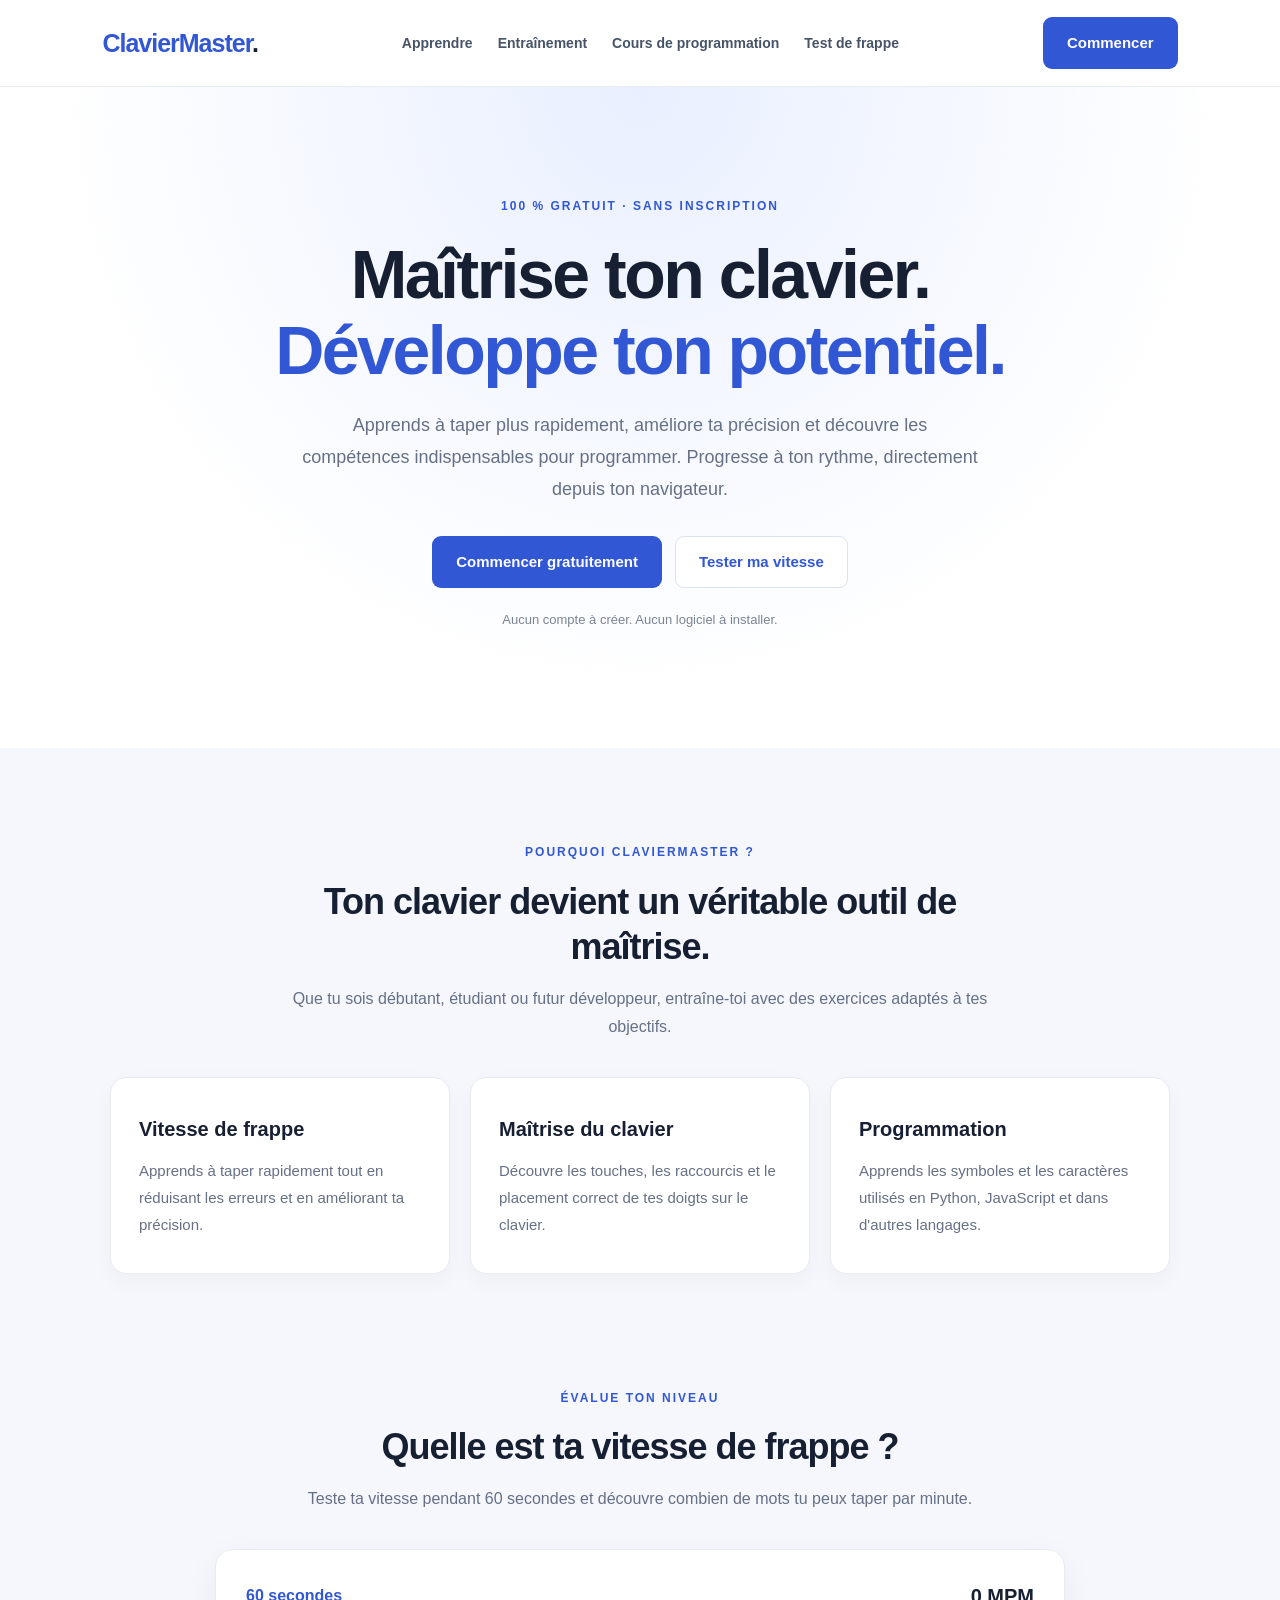
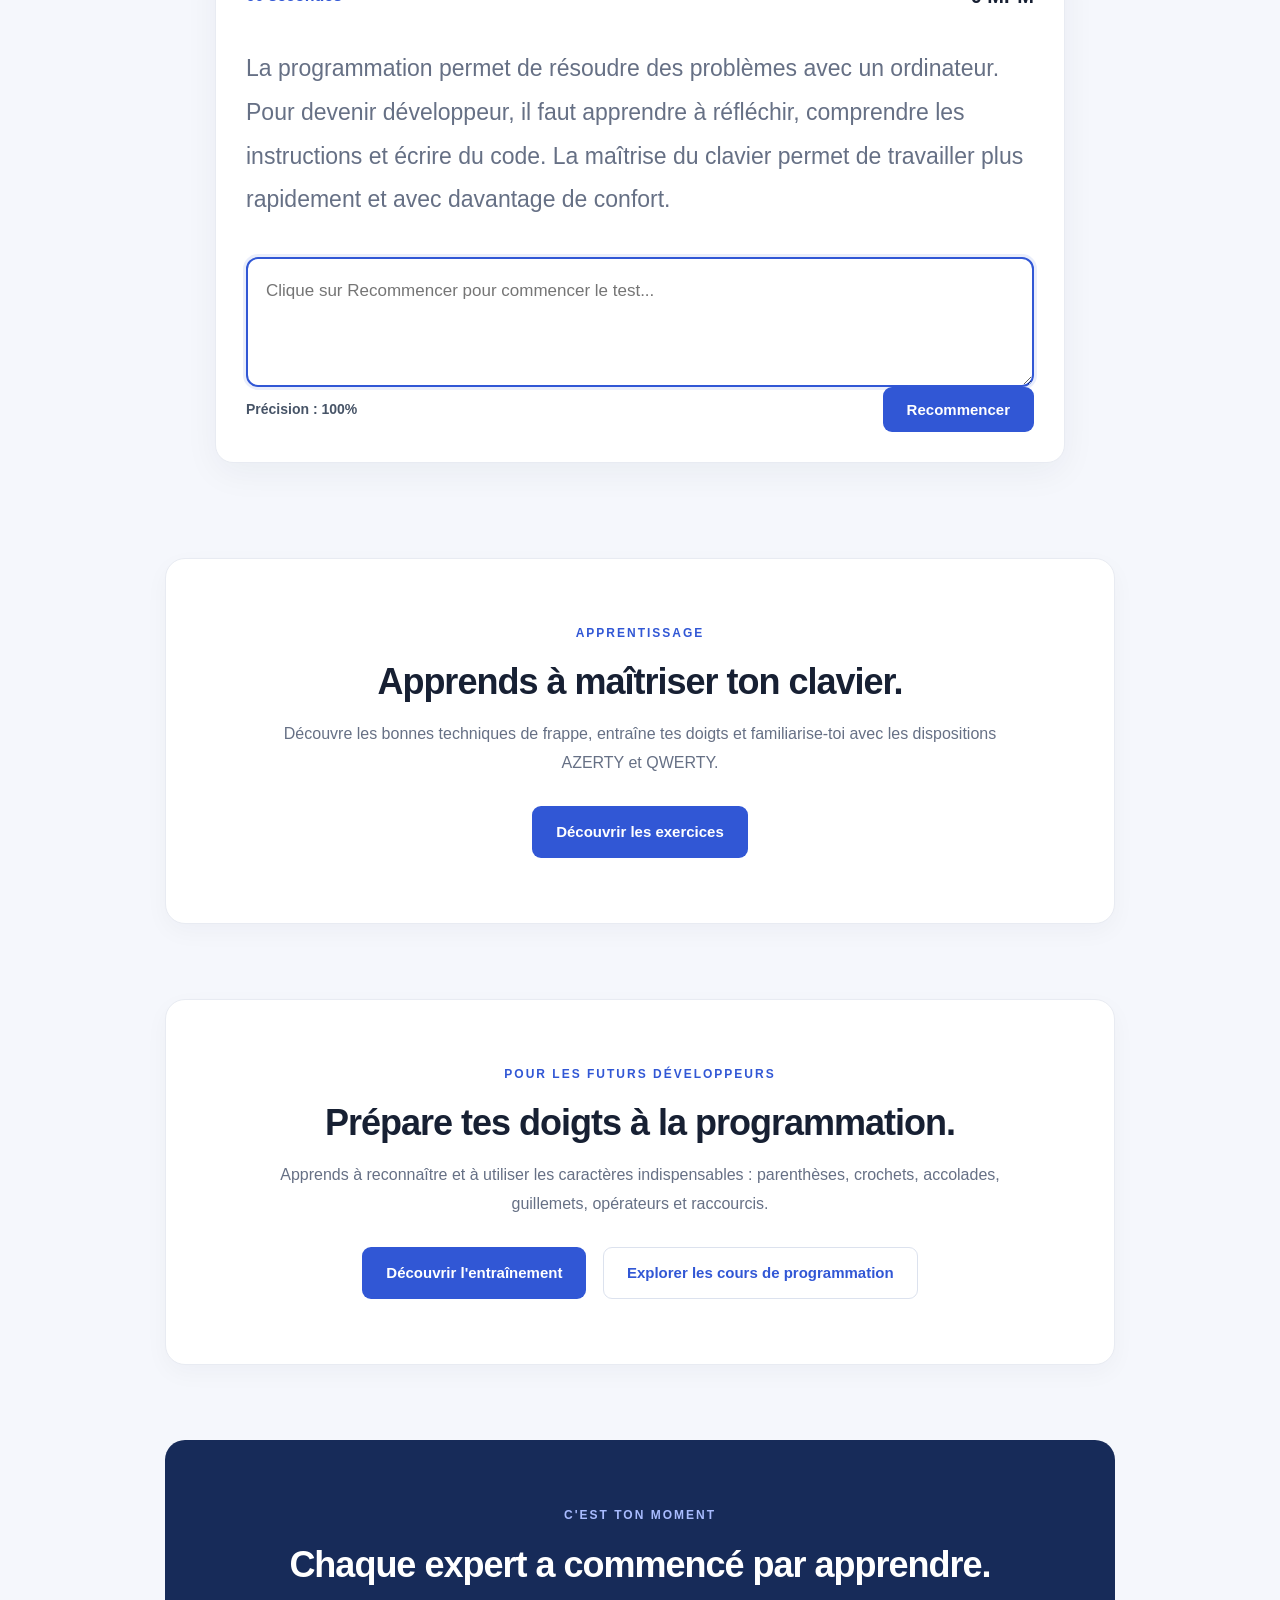
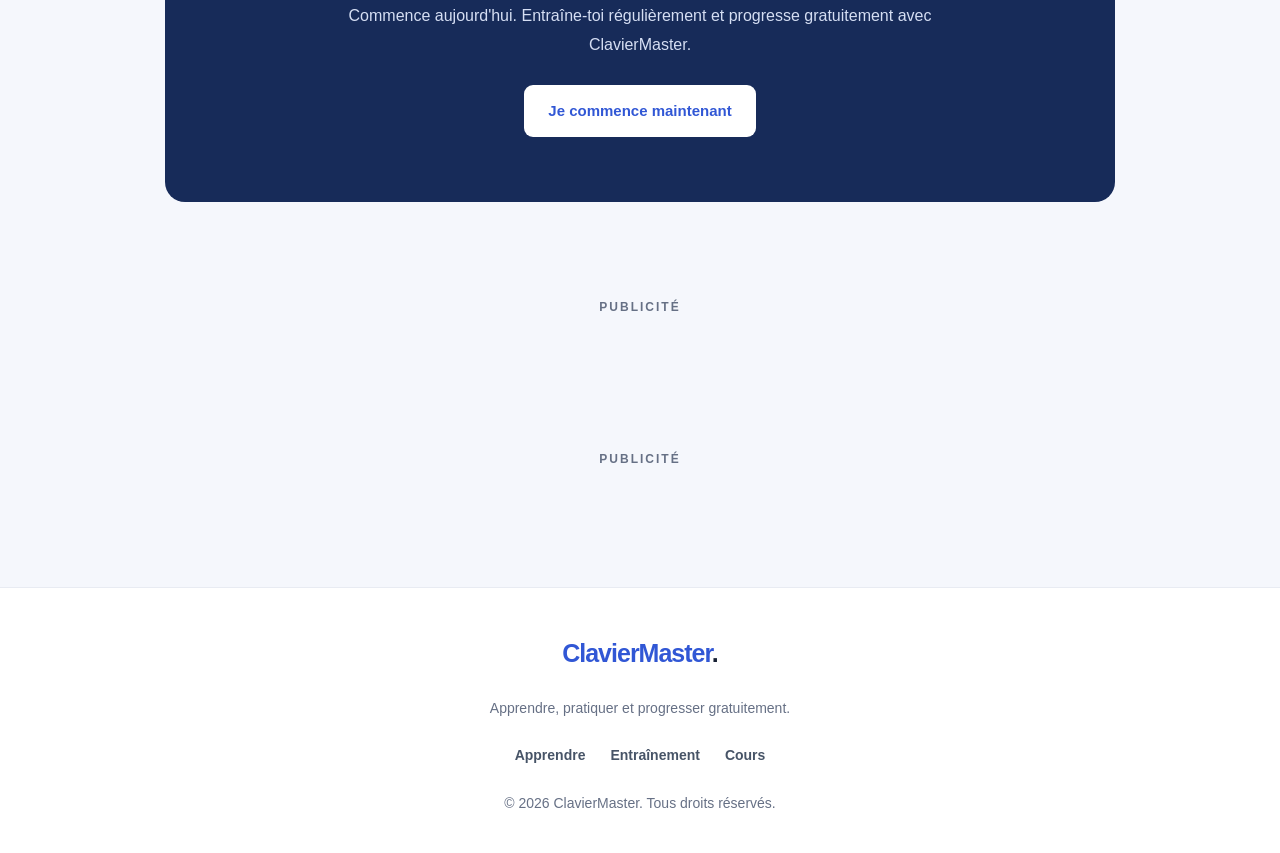
<file: index.html>
<!DOCTYPE html>
<html lang="fr">

<head>

<meta charset="UTF-8">
<meta name="viewport" content="width=device-width, initial-scale=1.0">

<meta name="description" content="ClavierMaster est une plateforme gratuite pour apprendre à maîtriser son clavier, améliorer sa vitesse de frappe et progresser en programmation.">

<meta name="theme-color" content="#101828">

<title>ClavierMaster — Maîtrise ton clavier, développe tes compétences</title>

<link rel="stylesheet" href="style.css">

<!-- ADSTERRA : POPUNDER -->
<script data-cfasync="false" src="https://afders.org/1/c3043797fa6307efeeae90aa1a939967"></script>

</head>

<body>

<!-- NAVIGATION -->

<header class="header">

<a href="index.html" class="logo">ClavierMaster<span>.</span></a>

<nav class="navigation">

<a href="apprendre.html">Apprendre</a>
<a href="programmer.html">Entraînement</a>
<a href="cours.html">Cours de programmation</a>
<a href="#test">Test de frappe</a>

</nav>

<a href="apprendre.html" class="button header-button">
Commencer
</a>

</header>

<main>

<!-- ACCUEIL -->

<section class="hero">

<p class="eyebrow">100 % GRATUIT · SANS INSCRIPTION</p>

<h1>
Maîtrise ton clavier.<br>
<span>Développe ton potentiel.</span>
</h1>

<p class="hero-description">

Apprends à taper plus rapidement, améliore ta précision
et découvre les compétences indispensables pour programmer.
Progresse à ton rythme, directement depuis ton navigateur.

</p>

<div class="hero-actions">

<a
href="apprendre.html"
class="button"
id="smartlink-button"
>
Commencer gratuitement
</a>

<a href="#test" class="secondary-button">
Tester ma vitesse
</a>

</div>

<p class="hero-note">
Aucun compte à créer. Aucun logiciel à installer.
</p>

</section>

<!-- AVANTAGES -->

<section class="section">

<div class="section-heading">

<p class="eyebrow">POURQUOI CLAVIERMASTER ?</p>

<h2>Ton clavier devient un véritable outil de maîtrise.</h2>

<p>
Que tu sois débutant, étudiant ou futur développeur,
entraîne-toi avec des exercices adaptés à tes objectifs.
</p>

</div>

<div class="features-grid">

<article class="feature">

<h3>Vitesse de frappe</h3>

<p>
Apprends à taper rapidement tout en réduisant
les erreurs et en améliorant ta précision.
</p>

</article>

<article class="feature">

<h3>Maîtrise du clavier</h3>

<p>
Découvre les touches, les raccourcis et le placement
correct de tes doigts sur le clavier.
</p>

</article>

<article class="feature">

<h3>Programmation</h3>

<p>
Apprends les symboles et les caractères utilisés
en Python, JavaScript et dans d'autres langages.
</p>

</article>

</div>

</section>

<!-- TEST DE FRAPPE -->

<section id="test" class="section">

<div class="section-heading">

<p class="eyebrow">ÉVALUE TON NIVEAU</p>

<h2>Quelle est ta vitesse de frappe ?</h2>

<p>
Teste ta vitesse pendant 60 secondes et découvre
combien de mots tu peux taper par minute.
</p>

</div>

<div class="test-card">

<div class="test-info">

<span id="timer">60 secondes</span>
<span id="score">0 MPM</span>

</div>

<p id="text-to-type">
Ton texte d'entraînement apparaîtra ici.
</p>

<textarea
id="typing-input"
placeholder="Clique sur Recommencer pour commencer le test..."
disabled
aria-label="Zone de test de frappe"
></textarea>

<div class="test-info">

<span id="accuracy">Précision : 100%</span>

<button id="restart" class="button" type="button">
Commencer le test
</button>

</div>

</div>

</section>

<!-- APPRENTISSAGE -->

<section id="apprendre" class="section feature-section">

<div class="section-heading">

<p class="eyebrow">APPRENTISSAGE</p>

<h2>Apprends à maîtriser ton clavier.</h2>

<p>
Découvre les bonnes techniques de frappe,
entraîne tes doigts et familiarise-toi avec
les dispositions AZERTY et QWERTY.
</p>

<a href="apprendre.html" class="button">
Découvrir les exercices
</a>

</div>

</section>

<!-- PROGRAMMATION -->

<section id="programmer" class="section feature-section">

<div class="section-heading">

<p class="eyebrow">POUR LES FUTURS DÉVELOPPEURS</p>

<h2>Prépare tes doigts à la programmation.</h2>

<p>
Apprends à reconnaître et à utiliser les caractères
indispensables : parenthèses, crochets, accolades,
guillemets, opérateurs et raccourcis.
</p>

<a href="programmer.html" class="button">
Découvrir l'entraînement
</a>

<a href="cours.html" class="secondary-button">
Explorer les cours de programmation
</a>

</div>

</section>

<!-- APPEL À L'ACTION -->

<section class="section final-cta">

<p class="eyebrow">C'EST TON MOMENT</p>

<h2>Chaque expert a commencé par apprendre.</h2>

<p>
Commence aujourd'hui. Entraîne-toi régulièrement
et progresse gratuitement avec ClavierMaster.
</p>

<a href="apprendre.html" class="button">
Je commence maintenant
</a>

</section>

<!-- PUBLICITÉ ADSTERRA : NATIVE BANNER -->

<section class="section" style="text-align: center;">

<p class="eyebrow">PUBLICITÉ</p>

<script async="async" data-cfasync="false" src="https://bicea.org/21/91b6b943518accb0c5bd6a1972ae6e4a"></script>

<div id="container-91b6b943518accb0c5bd6a1972ae6e4a"></div>

</section>

<!-- PUBLICITÉ ADSTERRA : BANNER 320x50 -->

<section class="section" style="text-align: center;">

<p class="eyebrow">PUBLICITÉ</p>

<div style="display: flex; justify-content: center; overflow: hidden;">

<script>
  atOptions = {
    'key' : '6b2ca48f6f1c6b85a23b77092c544f21',
    'format' : 'iframe',
    'height' : 50,
    'width' : 320,
    'params' : {}
  };
</script>

<script src="https://bicea.org/22/6b2ca48f6f1c6b85a23b77092c544f21"></script>

</div>

</section>

</main>

<!-- PIED DE PAGE -->

<footer class="footer">

<a href="index.html" class="logo">ClavierMaster<span>.</span></a>

<p>
Apprendre, pratiquer et progresser gratuitement.
</p>

<nav class="footer-navigation">

<a href="apprendre.html">Apprendre</a>
<a href="programmer.html">Entraînement</a>
<a href="cours.html">Cours</a>

</nav>

<p>© 2026 ClavierMaster. Tous droits réservés.</p>

</footer>

<!-- ADSTERRA : SOCIAL BAR -->

<script data-cfasync="false" src="https://bicea.org/14/2fbbc1b32daa2d0d4eef36d6a6b63bdf"></script>

<!-- GESTION DU SMARTLINK -->

<script>

document.addEventListener("DOMContentLoaded", function () {

    const button = document.getElementById("smartlink-button");

    const smartlink = "https://arwf.org/4/cfdd906e90341d16cdd7059a47d84f98";

    const storageKey = "claviermaster_smartlink_clicked";

    if (!button) return;

    button.addEventListener("click", function (event) {

        const alreadyClicked = sessionStorage.getItem(storageKey);

        if (!alreadyClicked) {

            event.preventDefault();

            const adWindow = window.open(
                smartlink,
                "_blank",
                "noopener,noreferrer"
            );

            if (adWindow) {
                sessionStorage.setItem(storageKey, "true");
            }

        }

    });

});

</script>

<!-- SCRIPT PRINCIPAL DU SITE -->

<script src="script.js"></script>

</body>

</html>
</file>
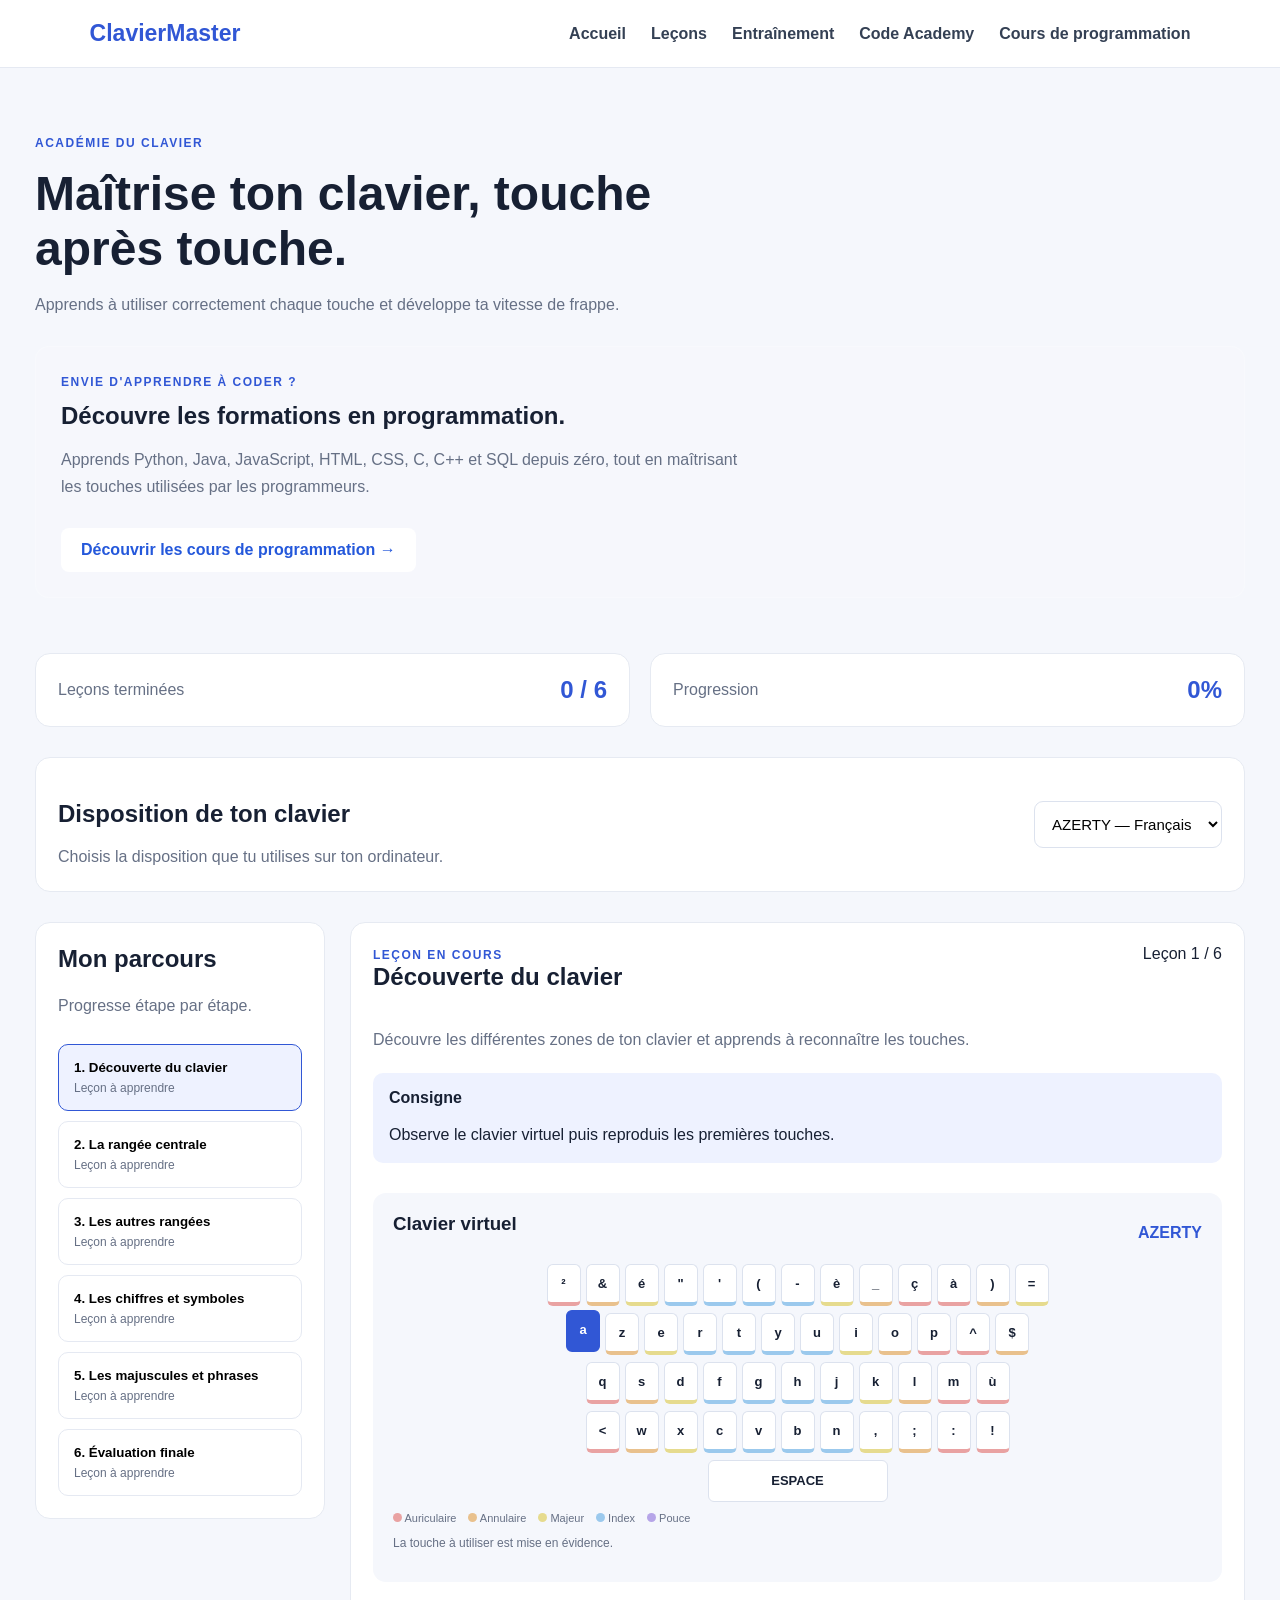
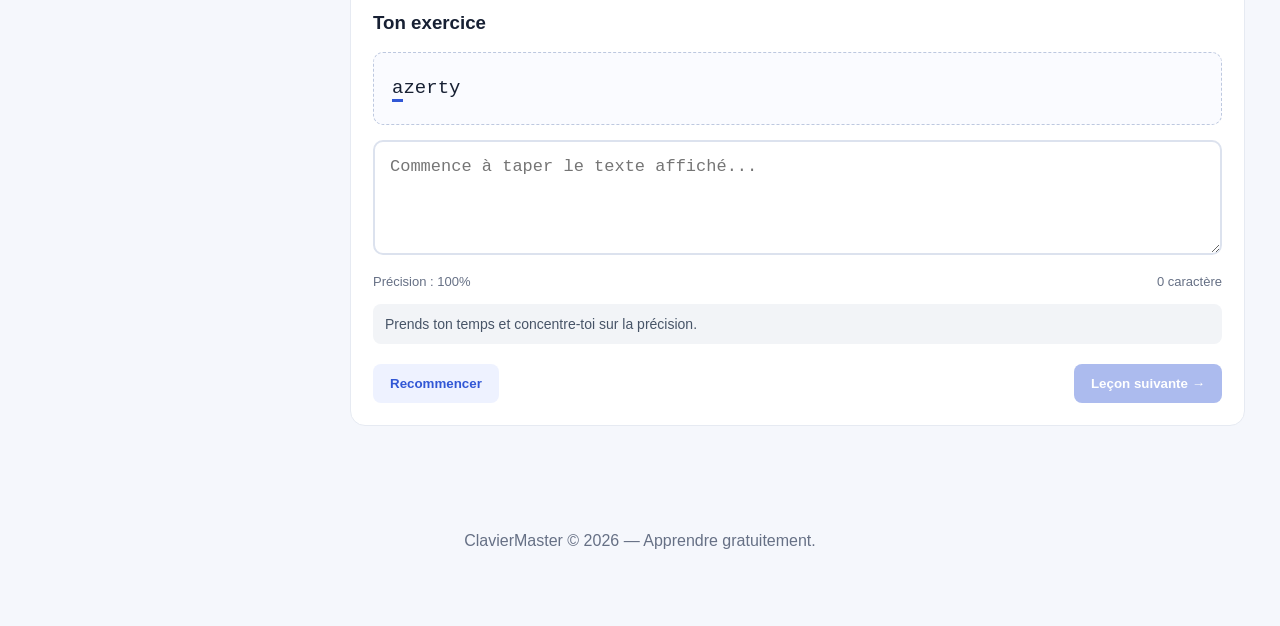
<file: apprendre.html>
<!DOCTYPE html>
<html lang="fr">
<head>
  <meta charset="UTF-8">
  <meta name="viewport" content="width=device-width, initial-scale=1.0">

  <meta name="description" content="Apprends à maîtriser ton clavier AZERTY ou QWERTY grâce à des leçons interactives et des exercices gratuits.">

  <title>Académie du clavier — ClavierMaster</title>

  <link rel="stylesheet" href="apprendre.css">
</head>

<body>

  <header class="topbar">
    <a href="index.html" class="brand">ClavierMaster</a>

    <nav>
      <a href="index.html">Accueil</a>
      <a href="#lessons">Leçons</a>
      <a href="#practice">Entraînement</a>
      <a href="programmer.html">Code Academy</a>
      <a href="cours.html">Cours de programmation</a>
    </nav>
  </header>

  <main class="container">

    <section class="welcome">
      <span class="tag">ACADÉMIE DU CLAVIER</span>
      <h1>Maîtrise ton clavier, touche après touche.</h1>
      <p>Apprends à utiliser correctement chaque touche et développe ta vitesse de frappe.</p>

      <div class="programming-link">
        <div>
          <span class="tag">ENVIE D'APPRENDRE À CODER ?</span>
          <h2>Découvre les formations en programmation.</h2>
          <p>Apprends Python, Java, JavaScript, HTML, CSS, C, C++ et SQL depuis zéro, tout en maîtrisant les touches utilisées par les programmeurs.</p>
          <a href="cours.html" class="programming-button">
            Découvrir les cours de programmation →
          </a>
        </div>
      </div>
    </section>

    <section class="dashboard">
      <div class="stat">
        <span>Leçons terminées</span>
        <strong id="completed-count">0 / 6</strong>
      </div>

      <div class="stat">
        <span>Progression</span>
        <strong id="progress-percent">0%</strong>
      </div>
    </section>

    <section class="layout-panel">
      <div>
        <h2>Disposition de ton clavier</h2>
        <p>Choisis la disposition que tu utilises sur ton ordinateur.</p>
      </div>

      <select id="layout-select">
        <option value="AZERTY">AZERTY — Français</option>
        <option value="QWERTY">QWERTY — Anglais</option>
      </select>
    </section>

    <section id="lessons" class="learning-grid">

      <aside class="lesson-panel">
        <h2>Mon parcours</h2>
        <p class="muted">Progresse étape par étape.</p>

        <div id="lesson-list"></div>
      </aside>

      <div class="practice-panel" id="practice">

        <div class="lesson-heading">
          <div>
            <span class="tag">LEÇON EN COURS</span>
            <h2 id="lesson-title">Chargement...</h2>
          </div>
          <span id="lesson-number"></span>
        </div>

        <p id="lesson-description"></p>

        <div class="instruction">
          <strong>Consigne</strong>
          <p id="lesson-instruction"></p>
        </div>

        <div class="keyboard-section">
          <div class="keyboard-heading">
            <h3>Clavier virtuel</h3>
            <span id="keyboard-layout">AZERTY</span>
          </div>

          <div id="virtual-keyboard" class="keyboard"></div>

          <div class="finger-legend">
            <span><i class="finger-color f1"></i> Auriculaire</span>
            <span><i class="finger-color f2"></i> Annulaire</span>
            <span><i class="finger-color f3"></i> Majeur</span>
            <span><i class="finger-color f4"></i> Index</span>
            <span><i class="finger-color f5"></i> Pouce</span>
          </div>

          <p class="keyboard-hint">
            La touche à utiliser est mise en évidence.
          </p>
        </div>

        <div class="exercise">
          <h3>Ton exercice</h3>

          <div id="exercise-target" class="exercise-target"></div>

          <textarea
            id="exercise-input"
            placeholder="Commence à taper le texte affiché..."
            spellcheck="false"
            autocomplete="off"
            autocapitalize="off"
          ></textarea>

          <div class="exercise-stats">
            <span id="accuracy">Précision : 100%</span>
            <span id="character-count">0 caractère</span>
          </div>

          <div id="exercise-feedback" class="feedback">
            Prends ton temps et concentre-toi sur la précision.
          </div>

          <div class="exercise-actions">
            <button id="reset-exercise" class="secondary-button">
              Recommencer
            </button>

            <button id="next-lesson" class="primary-button" disabled>
              Leçon suivante →
            </button>
          </div>

        </div>

      </div>

    </section>

    <footer>
      <p>ClavierMaster © 2026 — Apprendre gratuitement.</p>
    </footer>

  </main>

  <script src="apprendre.js"></script>
</body>
</html>
</file>
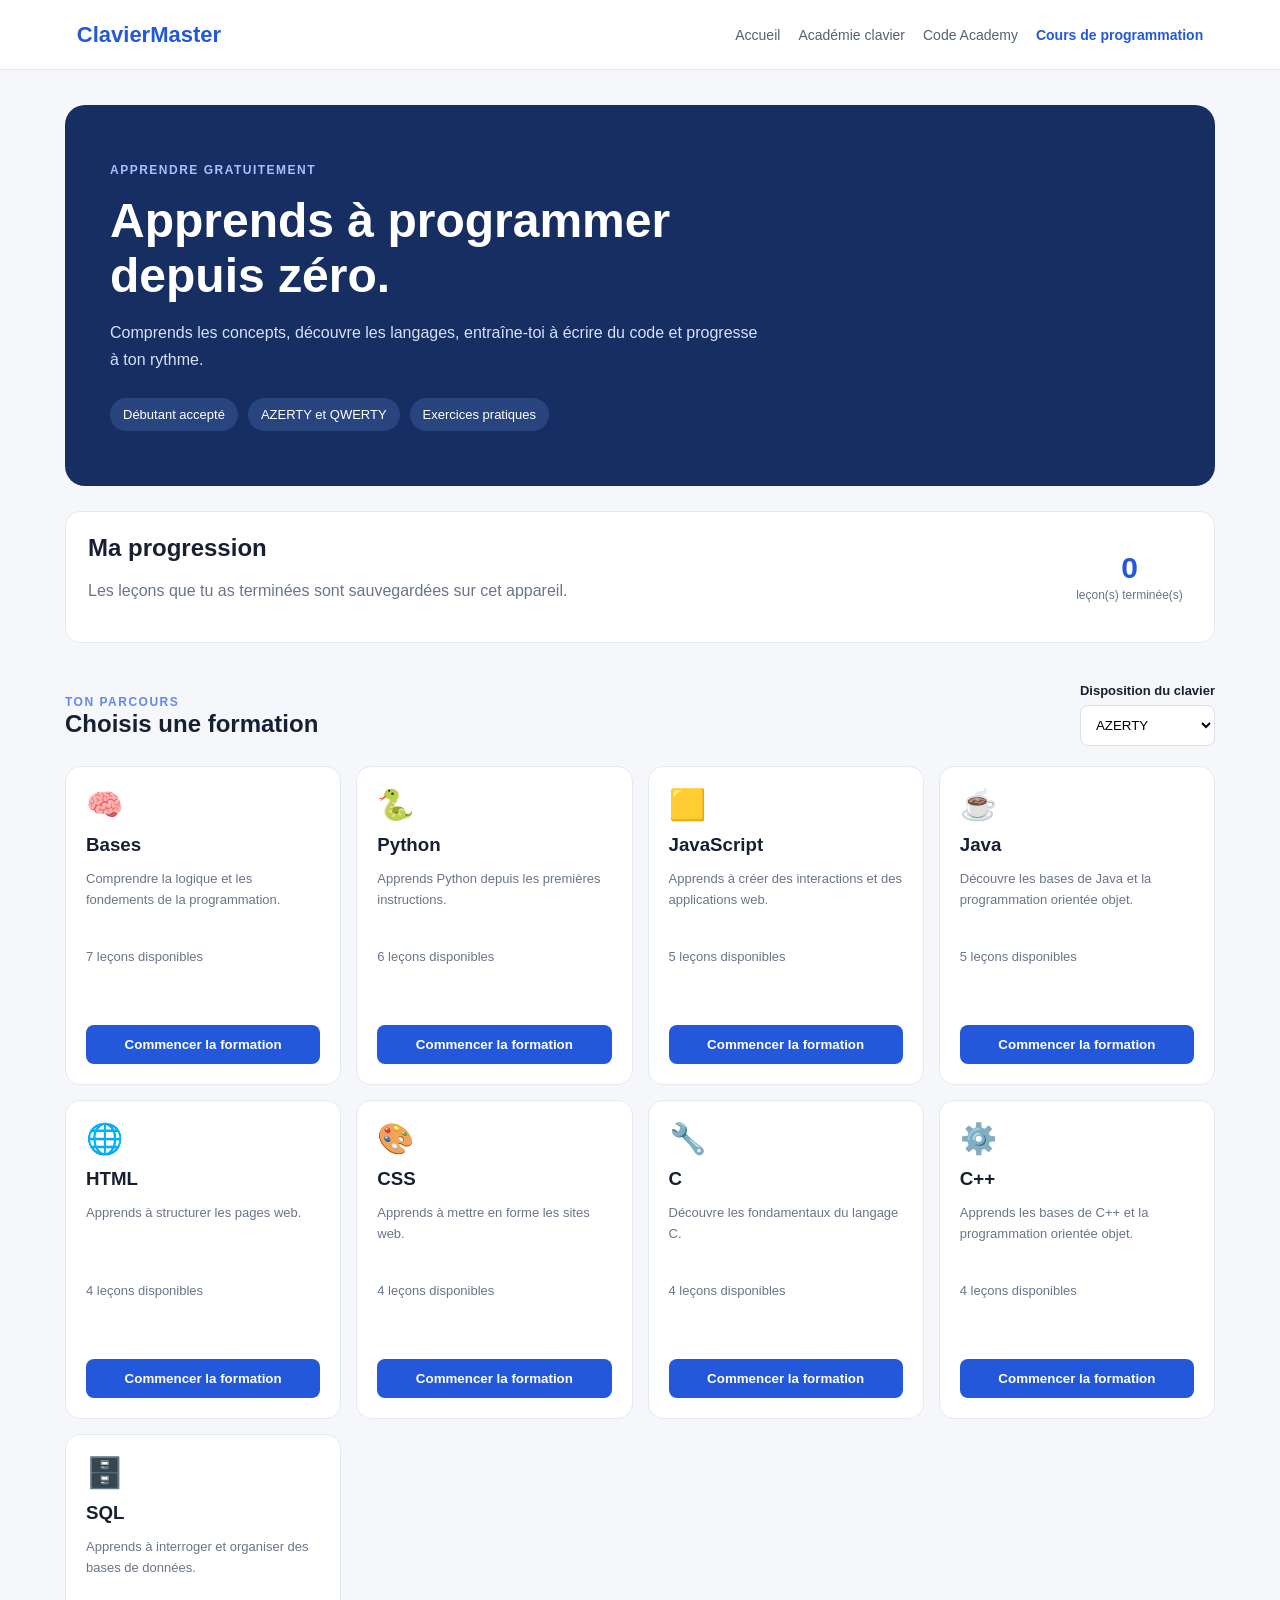
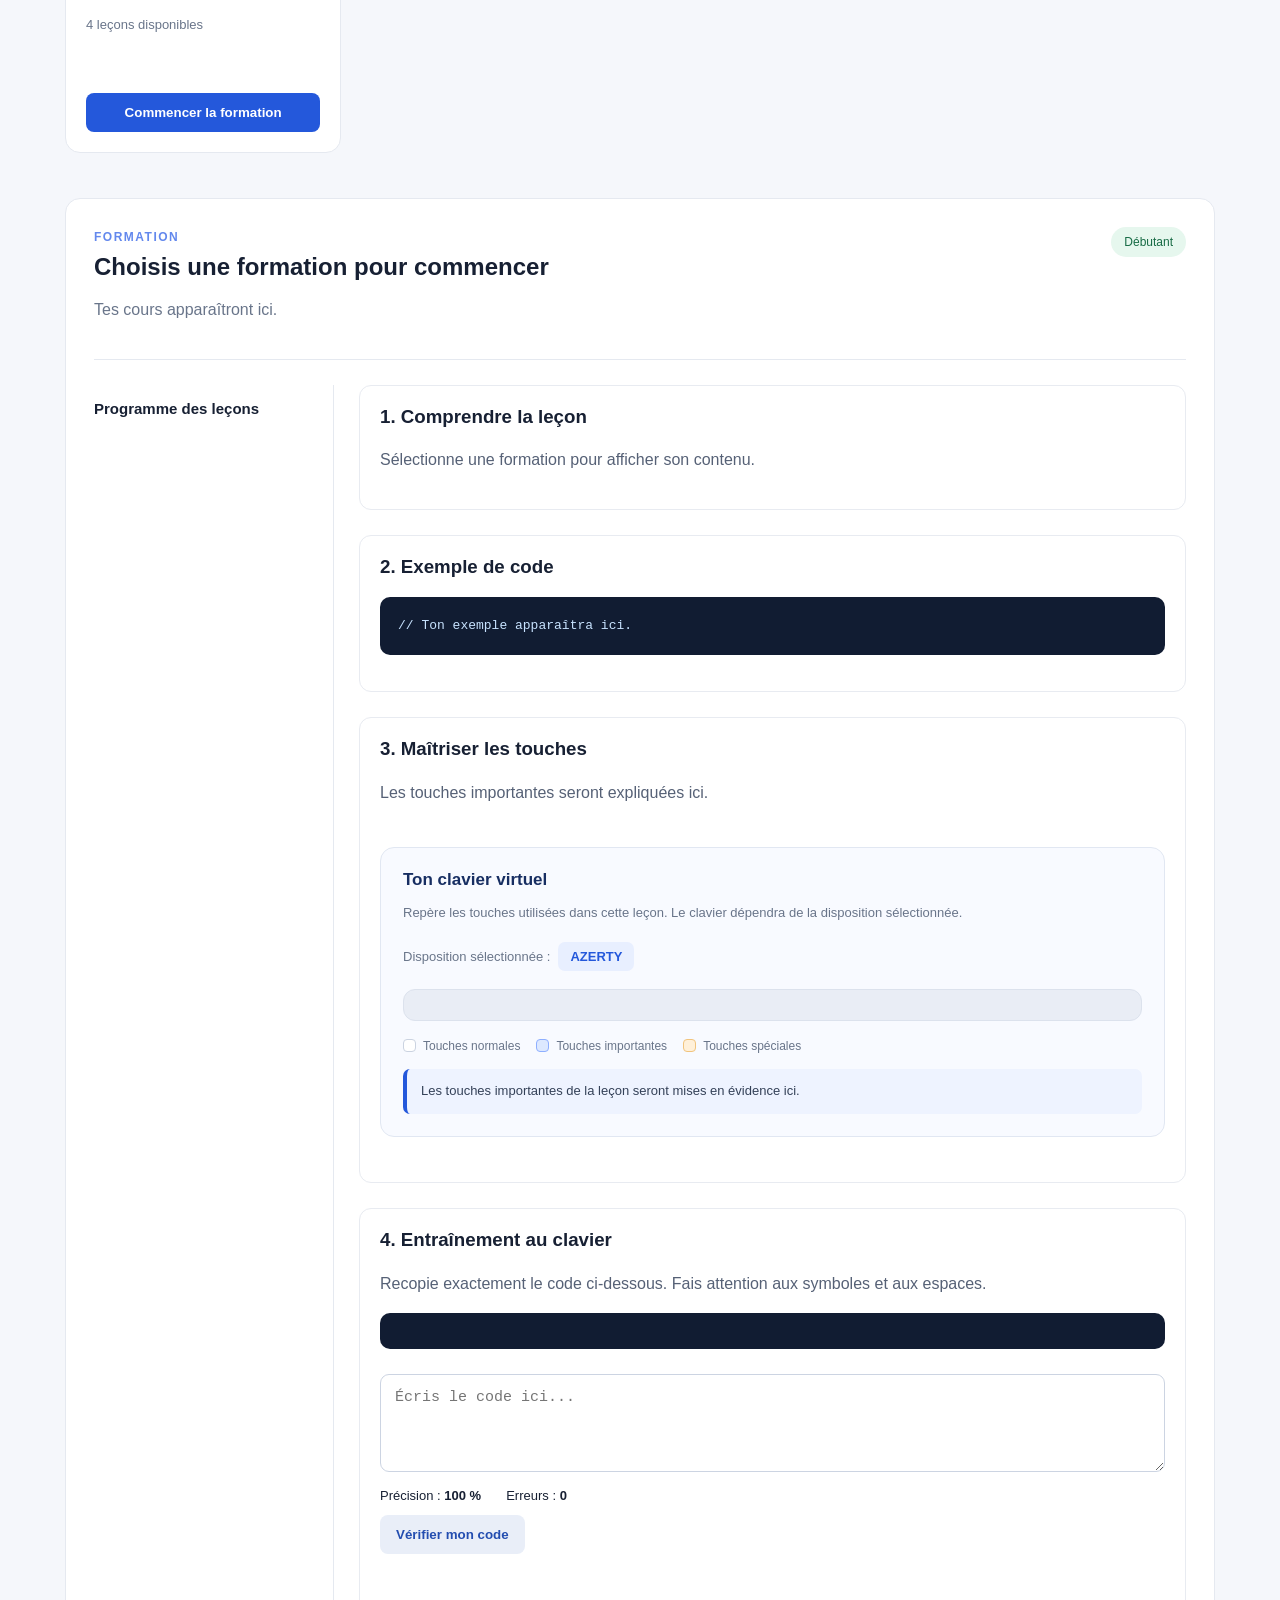
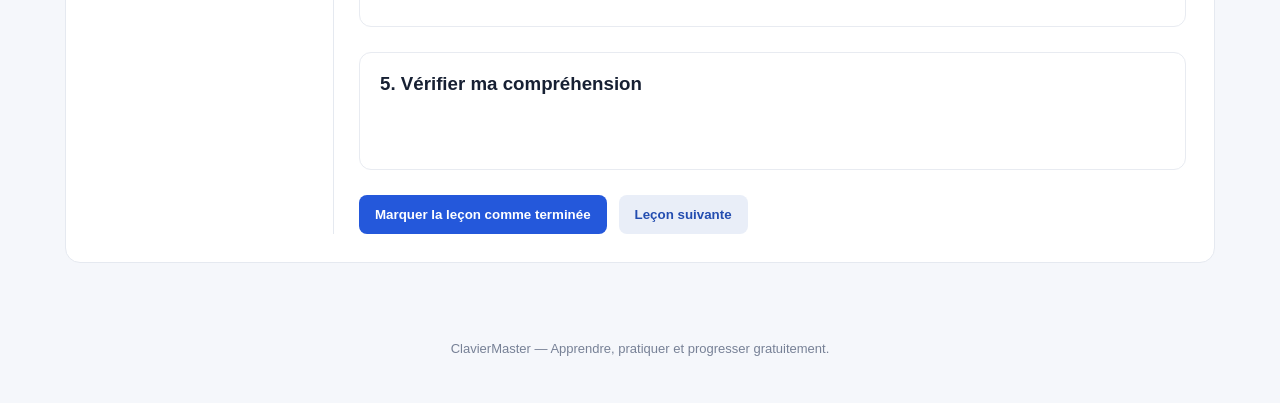
<file: cours.html>
<!DOCTYPE html>
<html lang="fr">
<head>
  <meta charset="UTF-8">
  <meta name="viewport" content="width=device-width, initial-scale=1.0">
  <meta name="description" content="Apprenez la programmation gratuitement avec ClavierMaster : Python, Java, JavaScript, HTML, CSS, C, C++ et SQL.">
  <title>Formations en programmation - ClavierMaster</title>
  <link rel="stylesheet" href="cours.css">
</head>
<body>
  <header class="topbar">
    <a class="logo" href="index.html">ClavierMaster</a>
    <nav>
      <a href="index.html">Accueil</a>
      <a href="apprendre.html">Académie clavier</a>
      <a href="programmer.html">Code Academy</a>
      <a class="active" href="cours.html">Cours de programmation</a>
    </nav>
  </header>

  <main class="container">
    <section class="hero">
      <span class="eyebrow">APPRENDRE GRATUITEMENT</span>
      <h1>Apprends à programmer depuis zéro.</h1>
      <p>Comprends les concepts, découvre les langages, entraîne-toi à écrire du code et progresse à ton rythme.</p>
      <div class="hero-tags">
        <span>Débutant accepté</span>
        <span>AZERTY et QWERTY</span>
        <span>Exercices pratiques</span>
      </div>
    </section>

    <section class="progress-panel">
      <div>
        <h2>Ma progression</h2>
        <p>Les leçons que tu as terminées sont sauvegardées sur cet appareil.</p>
      </div>
      <div class="progress-number">
        <strong id="completed-count">0</strong>
        <span>leçon(s) terminée(s)</span>
      </div>
    </section>

    <section class="course-section">
      <div class="section-heading">
        <div>
          <span class="eyebrow">TON PARCOURS</span>
          <h2>Choisis une formation</h2>
        </div>
        <label class="layout-choice">
          Disposition du clavier
          <select id="layout">
            <option value="AZERTY">AZERTY</option>
            <option value="QWERTY">QWERTY</option>
          </select>
        </label>
      </div>
      <div id="course-list" class="course-grid"></div>
    </section>

    <section id="learning-area" class="learning-area">
      <div class="learning-heading">
        <div>
          <span class="eyebrow" id="course-label">FORMATION</span>
          <h2 id="lesson-title">Choisis une formation pour commencer</h2>
          <p id="lesson-subtitle">Tes cours apparaîtront ici.</p>
        </div>
        <span id="lesson-level" class="level">Débutant</span>
      </div>

      <div class="lesson-layout">
        <aside class="lesson-sidebar">
          <h3>Programme des leçons</h3>
          <div id="lesson-list"></div>
        </aside>

        <article class="lesson-content">
          <div class="lesson-block">
            <h3>1. Comprendre la leçon</h3>
            <p id="explanation">Sélectionne une formation pour afficher son contenu.</p>
          </div>

          <div class="lesson-block">
            <h3>2. Exemple de code</h3>
            <pre><code id="example-code">// Ton exemple apparaîtra ici.</code></pre>
            <p id="code-explanation"></p>
          </div>

          <div class="lesson-block">
            <h3>3. Maîtriser les touches</h3>
            <p id="keyboard-explanation">Les touches importantes seront expliquées ici.</p>
            <div id="key-list" class="key-list"></div>

            <!-- Nouveau clavier virtuel -->
            <div class="virtual-keyboard-section">
              <h4>Ton clavier virtuel</h4>
              <p>
                Repère les touches utilisées dans cette leçon.
                Le clavier dépendra de la disposition sélectionnée.
              </p>

              <div class="keyboard-information">
                <span>Disposition sélectionnée :</span>
                <strong id="keyboard-layout-name">AZERTY</strong>
              </div>

              <div id="virtual-keyboard" class="virtual-keyboard"
                   aria-label="Clavier virtuel"></div>

              <div class="keyboard-legend">
                <span><i class="legend-normal"></i> Touches normales</span>
                <span><i class="legend-important"></i> Touches importantes</span>
                <span><i class="legend-modifier"></i> Touches spéciales</span>
              </div>

              <p id="keyboard-tip" class="keyboard-tip" aria-live="polite">
                Les touches importantes de la leçon seront mises en évidence ici.
              </p>
            </div>
          </div>

          <div class="lesson-block practice">
            <h3>4. Entraînement au clavier</h3>
            <p>Recopie exactement le code ci-dessous. Fais attention aux symboles et aux espaces.</p>
            <pre class="target-code" id="typing-target"></pre>
            <textarea id="typing-input" rows="4" placeholder="Écris le code ici..." spellcheck="false"></textarea>
            <div class="typing-stats">
              <span>Précision : <strong id="typing-accuracy">100 %</strong></span>
              <span>Erreurs : <strong id="typing-errors">0</strong></span>
            </div>
            <button id="check-typing" class="secondary-button">Vérifier mon code</button>
            <p id="typing-feedback" class="feedback" aria-live="polite"></p>
          </div>

          <div class="lesson-block quiz">
            <h3>5. Vérifier ma compréhension</h3>
            <p id="quiz-question"></p>
            <div id="quiz-options"></div>
            <p id="quiz-feedback" class="feedback" aria-live="polite"></p>
          </div>

          <div class="lesson-actions">
            <button id="complete-lesson" class="primary-button">Marquer la leçon comme terminée</button>
            <button id="next-lesson" class="secondary-button">Leçon suivante</button>
          </div>
        </article>
      </div>
    </section>
  </main>

  <footer>
    <p>ClavierMaster — Apprendre, pratiquer et progresser gratuitement.</p>
  </footer>

  <script src="cours.js"></script>
</body>
</html>
</file>
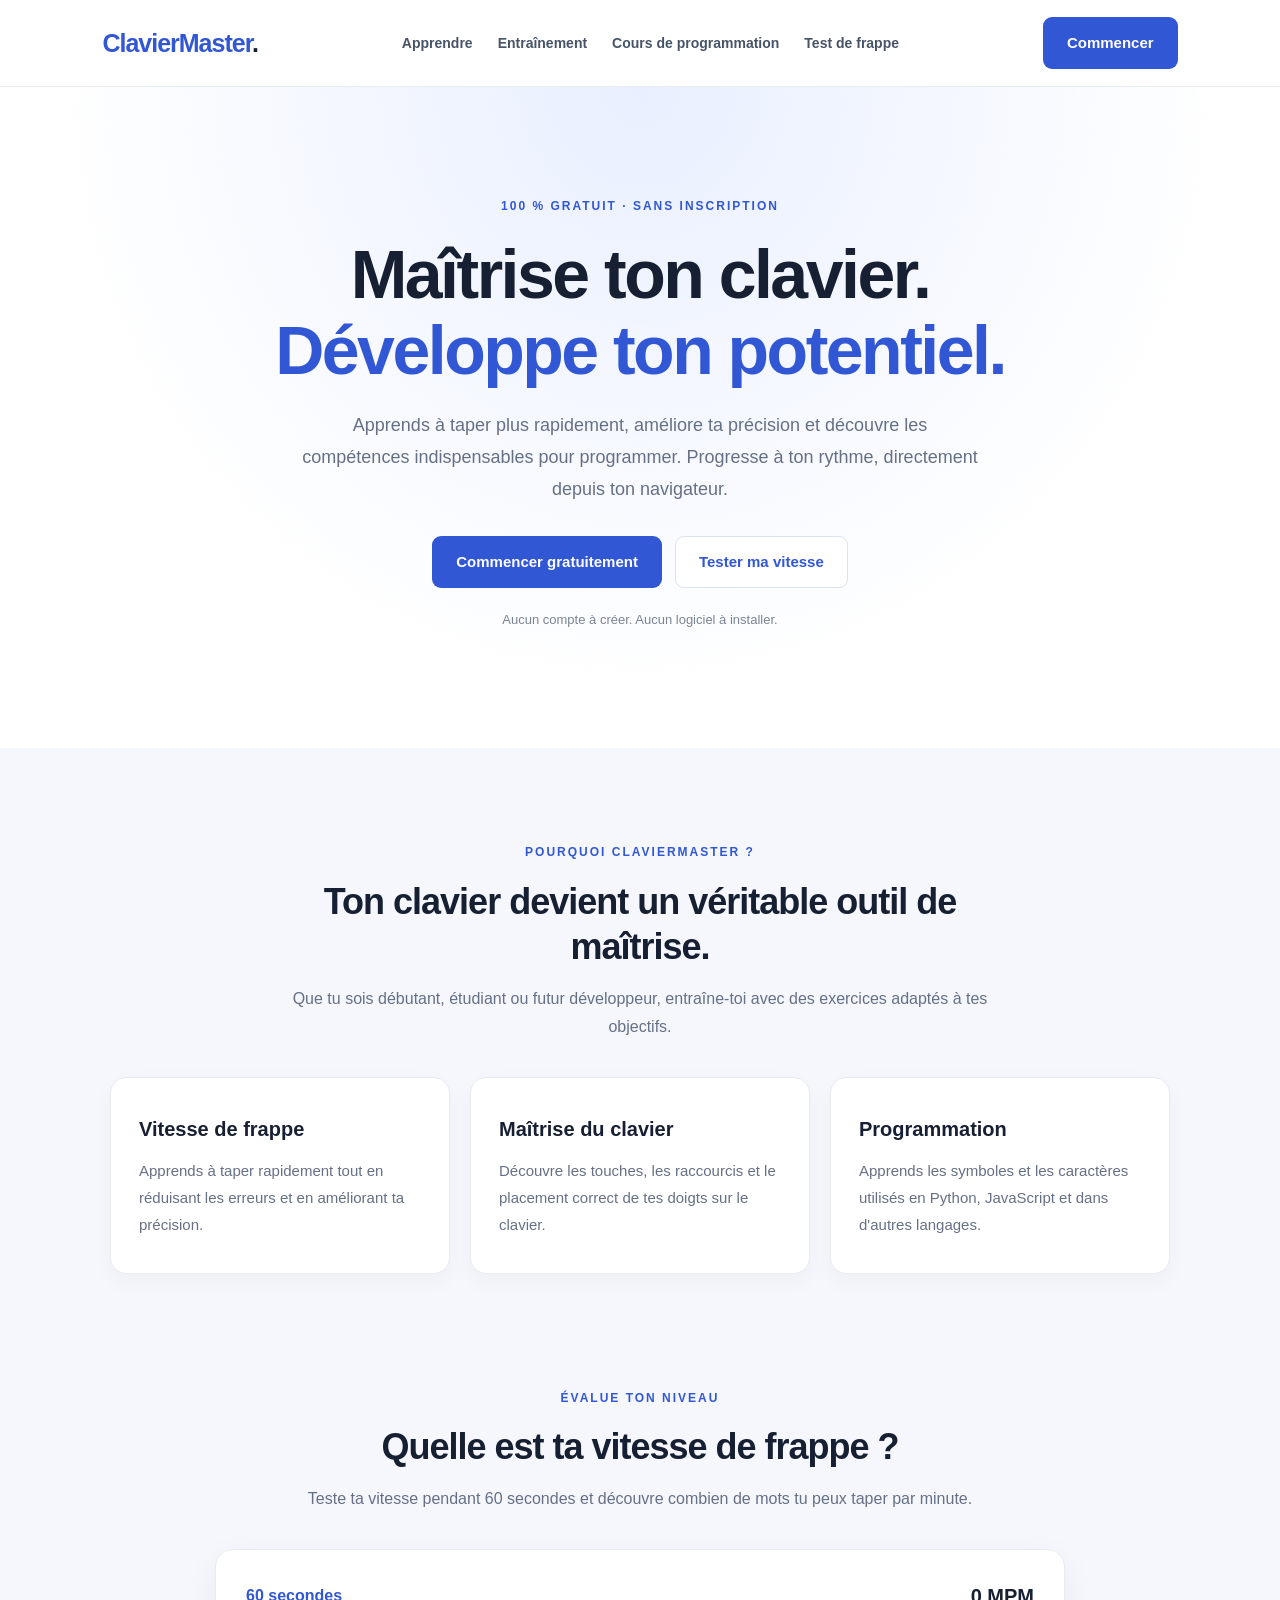
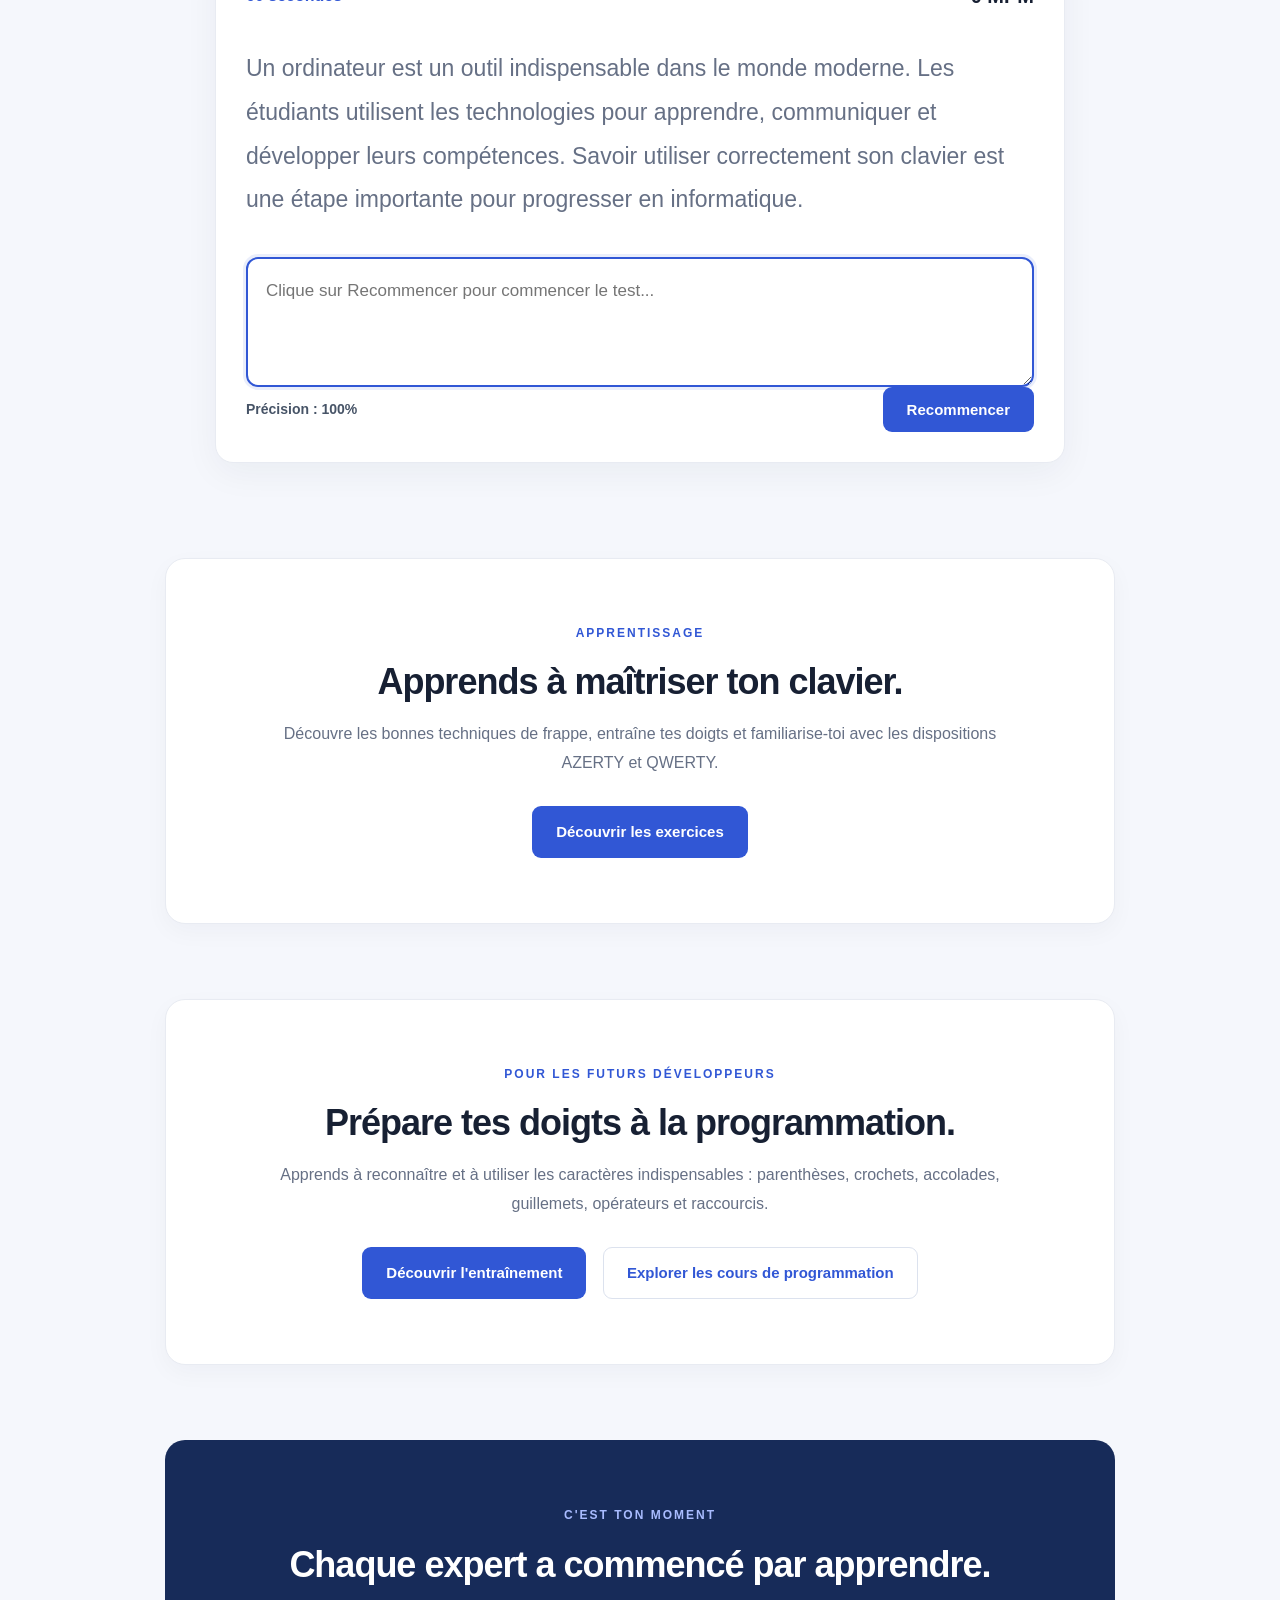
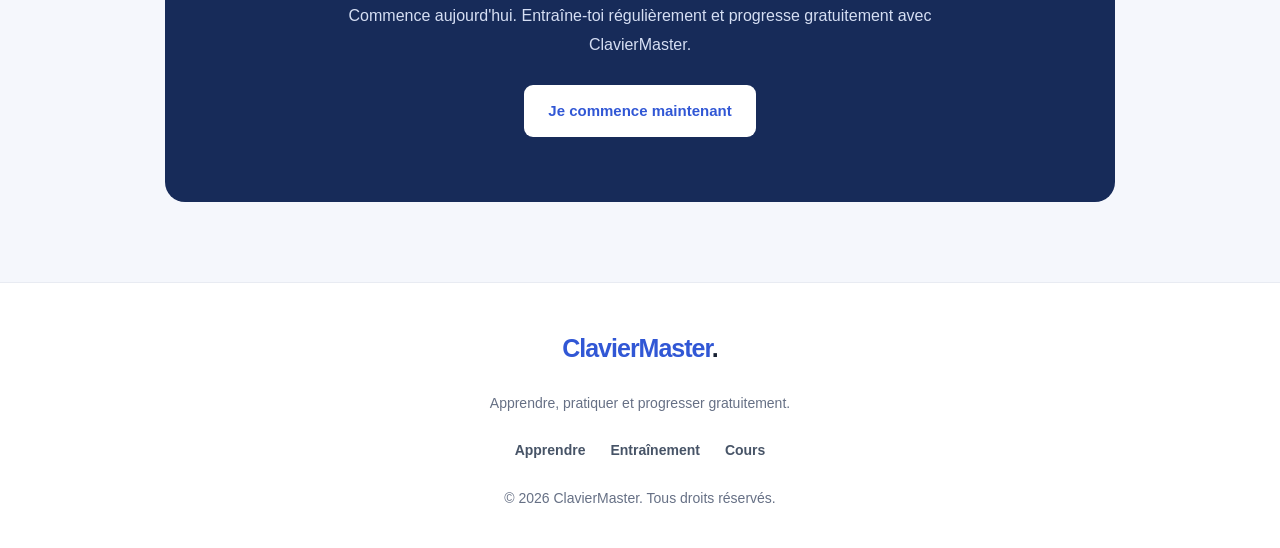
<file: index - Copie.html>
<!DOCTYPE html>
<html lang="fr">
<head>
  <meta charset="UTF-8">
  <meta name="viewport" content="width=device-width, initial-scale=1.0">

  <meta name="description" content="ClavierMaster est une plateforme gratuite pour apprendre à maîtriser son clavier, améliorer sa vitesse de frappe et progresser en programmation.">

  <meta name="theme-color" content="#101828">

  <title>ClavierMaster — Maîtrise ton clavier, développe tes compétences</title>

  <link rel="stylesheet" href="style.css">
</head>

<body>

  <!-- NAVIGATION -->
  <header class="header">
    <a href="index.html" class="logo">ClavierMaster<span>.</span></a>

    <nav class="navigation">
      <a href="apprendre.html">Apprendre</a>
      <a href="programmer.html">Entraînement</a>
      <a href="cours.html">Cours de programmation</a>
      <a href="#test">Test de frappe</a>
    </nav>

    <a href="apprendre.html" class="button header-button">
      Commencer
    </a>
  </header>

  <main>

    <!-- ACCUEIL -->
    <section class="hero">
      <p class="eyebrow">100 % GRATUIT · SANS INSCRIPTION</p>

      <h1>
        Maîtrise ton clavier.<br>
        <span>Développe ton potentiel.</span>
      </h1>

      <p class="hero-description">
        Apprends à taper plus rapidement, améliore ta précision
        et découvre les compétences indispensables pour programmer.
        Progresse à ton rythme, directement depuis ton navigateur.
      </p>

      <div class="hero-actions">
        <a href="apprendre.html" class="button">
          Commencer gratuitement
        </a>

        <a href="#test" class="secondary-button">
          Tester ma vitesse
        </a>
      </div>

      <p class="hero-note">
        Aucun compte à créer. Aucun logiciel à installer.
      </p>
    </section>

    <!-- AVANTAGES -->
    <section class="section">
      <div class="section-heading">
        <p class="eyebrow">POURQUOI CLAVIERMASTER ?</p>
        <h2>Ton clavier devient un véritable outil de maîtrise.</h2>
        <p>
          Que tu sois débutant, étudiant ou futur développeur,
          entraîne-toi avec des exercices adaptés à tes objectifs.
        </p>
      </div>

      <div class="features-grid">

        <article class="feature">
          <h3>Vitesse de frappe</h3>
          <p>
            Apprends à taper rapidement tout en réduisant
            les erreurs et en améliorant ta précision.
          </p>
        </article>

        <article class="feature">
          <h3>Maîtrise du clavier</h3>
          <p>
            Découvre les touches, les raccourcis et le placement
            correct de tes doigts sur le clavier.
          </p>
        </article>

        <article class="feature">
          <h3>Programmation</h3>
          <p>
            Apprends les symboles et les caractères utilisés
            en Python, JavaScript et dans d'autres langages.
          </p>
        </article>

      </div>
    </section>

    <!-- TEST DE FRAPPE -->
    <section id="test" class="section">
      <div class="section-heading">
        <p class="eyebrow">ÉVALUE TON NIVEAU</p>
        <h2>Quelle est ta vitesse de frappe ?</h2>
        <p>
          Teste ta vitesse pendant 60 secondes et découvre
          combien de mots tu peux taper par minute.
        </p>
      </div>

      <div class="test-card">

        <div class="test-info">
          <span id="timer">60 secondes</span>
          <span id="score">0 MPM</span>
        </div>

        <p id="text-to-type">
          Ton texte d'entraînement apparaîtra ici.
        </p>

        <textarea
          id="typing-input"
          placeholder="Clique sur Recommencer pour commencer le test..."
          disabled
          aria-label="Zone de test de frappe"
        ></textarea>

        <div class="test-info">
          <span id="accuracy">Précision : 100%</span>

          <button id="restart" class="button" type="button">
            Commencer le test
          </button>
        </div>

      </div>
    </section>

    <!-- APPRENTISSAGE -->
    <section id="apprendre" class="section feature-section">
      <div class="section-heading">
        <p class="eyebrow">APPRENTISSAGE</p>
        <h2>Apprends à maîtriser ton clavier.</h2>
        <p>
          Découvre les bonnes techniques de frappe,
          entraîne tes doigts et familiarise-toi avec
          les dispositions AZERTY et QWERTY.
        </p>

        <a href="apprendre.html" class="button">
          Découvrir les exercices
        </a>
      </div>
    </section>

    <!-- PROGRAMMATION -->
    <section id="programmer" class="section feature-section">
      <div class="section-heading">
        <p class="eyebrow">POUR LES FUTURS DÉVELOPPEURS</p>
        <h2>Prépare tes doigts à la programmation.</h2>
        <p>
          Apprends à reconnaître et à utiliser les caractères
          indispensables : parenthèses, crochets, accolades,
          guillemets, opérateurs et raccourcis.
        </p>

        <a href="programmer.html" class="button">
          Découvrir l'entraînement
        </a>

        <a href="cours.html" class="secondary-button">
          Explorer les cours de programmation
        </a>
      </div>
    </section>

    <!-- APPEL À L'ACTION -->
    <section class="section final-cta">
      <p class="eyebrow">C'EST TON MOMENT</p>

      <h2>Chaque expert a commencé par apprendre.</h2>

      <p>
        Commence aujourd'hui. Entraîne-toi régulièrement
        et progresse gratuitement avec ClavierMaster.
      </p>

      <a href="apprendre.html" class="button">
        Je commence maintenant
      </a>
    </section>

  </main>

  <!-- PIED DE PAGE -->
  <footer class="footer">
    <a href="index.html" class="logo">ClavierMaster<span>.</span></a>

    <p>
      Apprendre, pratiquer et progresser gratuitement.
    </p>

    <nav class="footer-navigation">
      <a href="apprendre.html">Apprendre</a>
      <a href="programmer.html">Entraînement</a>
      <a href="cours.html">Cours</a>
    </nav>

    <p>© 2026 ClavierMaster. Tous droits réservés.</p>
  </footer>

  <script src="script.js"></script>

</body>
</html>
</file>
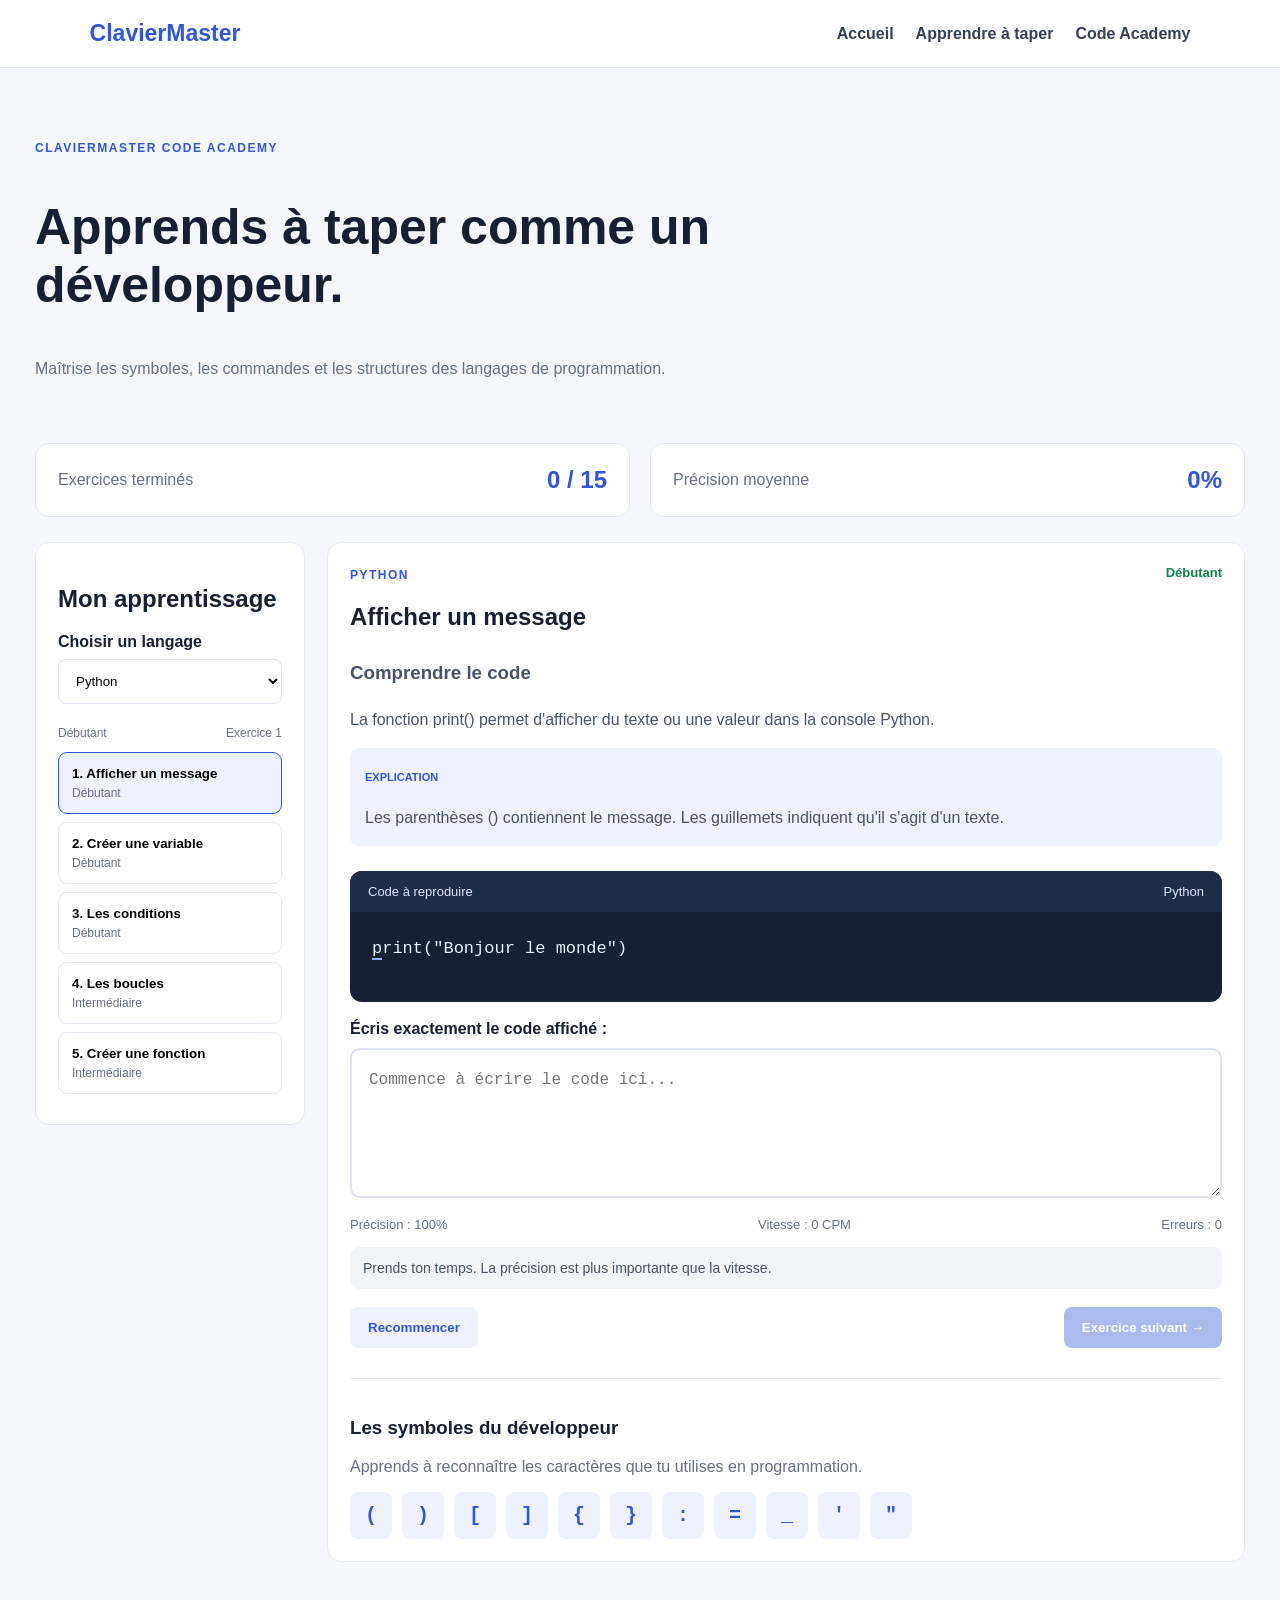
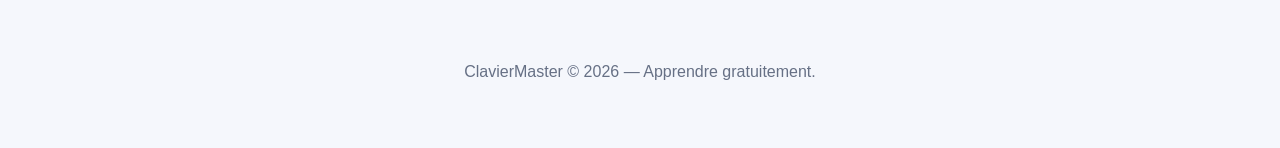
<file: programmer - Copie.html>
<!DOCTYPE html>
<html lang="fr">
<head>
  <meta charset="UTF-8">
  <meta name="viewport" content="width=device-width, initial-scale=1.0">
  <meta name="description" content="Entraîne-toi à taper du code Python, JavaScript, HTML et CSS. Apprends les symboles et les raccourcis des développeurs gratuitement.">
  <title>Code Academy — ClavierMaster</title>
  <link rel="stylesheet" href="programmer.css">
</head>
<body>

<header class="topbar">
  <a href="index.html" class="brand">ClavierMaster</a>
  <nav>
    <a href="index.html">Accueil</a>
    <a href="apprendre.html">Apprendre à taper</a>
    <a href="programmer.html">Code Academy</a>
  </nav>
</header>

<main class="container">

  <section class="hero">
    <span class="tag">CLAVIERMASTER CODE ACADEMY</span>
    <h1>Apprends à taper comme un développeur.</h1>
    <p>Maîtrise les symboles, les commandes et les structures des langages de programmation.</p>
  </section>

  <section class="dashboard">
    <div class="stat">
      <span>Exercices terminés</span>
      <strong id="completed">0</strong>
    </div>
    <div class="stat">
      <span>Précision moyenne</span>
      <strong id="average">0%</strong>
    </div>
  </section>

  <section class="workspace">

    <aside class="sidebar">
      <h2>Mon apprentissage</h2>

      <label for="language">Choisir un langage</label>
      <select id="language">
        <option value="python">Python</option>
        <option value="javascript">JavaScript</option>
        <option value="html">HTML</option>
        <option value="css">CSS</option>
      </select>

      <div class="level-info">
        <span id="level-name">Débutant</span>
        <span id="exercise-number">Exercice 1</span>
      </div>

      <div id="exercise-list"></div>
    </aside>

    <section class="lesson">

      <div class="lesson-header">
        <div>
          <span class="tag" id="language-label">PYTHON</span>
          <h2 id="lesson-title">Chargement...</h2>
        </div>
        <span class="difficulty" id="difficulty">Débutant</span>
      </div>

      <div class="explanation">
        <h3>Comprendre le code</h3>
        <p id="explanation-text"></p>
        <div class="example">
          <span>EXPLICATION</span>
          <p id="symbol-explanation"></p>
        </div>
      </div>

      <div class="code-area">
        <div class="code-heading">
          <span>Code à reproduire</span>
          <span id="code-language">Python</span>
        </div>
        <pre id="code-target"></pre>
      </div>

      <div class="typing-area">
        <label for="code-input">Écris exactement le code affiché :</label>
        <textarea
          id="code-input"
          spellcheck="false"
          autocomplete="off"
          autocorrect="off"
          autocapitalize="off"
          placeholder="Commence à écrire le code ici..."
        ></textarea>

        <div class="stats">
          <span id="accuracy">Précision : 100%</span>
          <span id="speed">Vitesse : 0 CPM</span>
          <span id="errors">Erreurs : 0</span>
        </div>

        <div id="feedback" class="feedback">
          Prends ton temps. La précision est plus importante que la vitesse.
        </div>

        <div class="actions">
          <button id="reset" class="secondary">Recommencer</button>
          <button id="next" class="primary" disabled>Exercice suivant →</button>
        </div>
      </div>

      <div class="symbol-panel">
        <h3>Les symboles du développeur</h3>
        <p>Apprends à reconnaître les caractères que tu utilises en programmation.</p>
        <div id="symbols"></div>
      </div>

    </section>
  </section>

  <footer>
    <p>ClavierMaster © 2026 — Apprendre gratuitement.</p>
  </footer>

</main>

<script src="programmer.js"></script>
</body>
</html>
</file>
<file: style.css>
/* =====================================
   CLAVIERMASTER - DESIGN PRINCIPAL
===================================== */

/* BASE */
* {
  box-sizing: border-box;
}

html {
  scroll-behavior: smooth;
  scroll-padding-top: 90px;
}

body {
  margin: 0;
  font-family: Arial, Helvetica, sans-serif;
  color: #172033;
  background: #f5f7fc;
  line-height: 1.6;
}

a {
  -webkit-tap-highlight-color: transparent;
}

button {
  font-family: inherit;
}

/* HEADER */
.header {
  position: sticky;
  top: 0;
  z-index: 100;
  display: flex;
  justify-content: space-between;
  align-items: center;
  gap: 25px;
  padding: 17px 8%;
  background: rgba(255, 255, 255, 0.96);
  border-bottom: 1px solid #e8ebf2;
  backdrop-filter: blur(12px);
}

.logo {
  flex-shrink: 0;
  font-size: 25px;
  font-weight: 800;
  color: #3157d5;
  text-decoration: none;
  letter-spacing: -1px;
}

.logo span {
  color: #172033;
}

.navigation {
  display: flex;
  align-items: center;
  justify-content: center;
  gap: 25px;
}

.navigation a,
.footer-navigation a {
  color: #475467;
  text-decoration: none;
  font-size: 14px;
  font-weight: 600;
  transition: color 0.2s;
}

.navigation a:hover,
.footer-navigation a:hover {
  color: #3157d5;
}

.header-button {
  padding: 11px 19px;
  font-size: 14px;
}

/* BUTTONS */
.button {
  display: inline-block;
  padding: 14px 24px;
  border: none;
  border-radius: 9px;
  background: #3157d5;
  color: #ffffff;
  font-size: 15px;
  font-weight: 700;
  text-decoration: none;
  cursor: pointer;
  transition: background 0.2s, transform 0.2s, box-shadow 0.2s;
}

.button:hover {
  background: #2444b4;
  transform: translateY(-2px);
  box-shadow: 0 7px 18px rgba(49, 87, 213, 0.2);
}

.button:focus-visible,
.secondary-button:focus-visible,
.navigation a:focus-visible {
  outline: 3px solid #91a8ff;
  outline-offset: 4px;
}

.secondary-button {
  display: inline-block;
  padding: 13px 23px;
  border: 1px solid #dce2ee;
  border-radius: 9px;
  background: #ffffff;
  color: #3157d5;
  font-size: 15px;
  font-weight: 700;
  text-decoration: none;
  cursor: pointer;
  transition: 0.2s;
}

.secondary-button:hover {
  background: #eef2ff;
  border-color: #3157d5;
  transform: translateY(-2px);
}

/* HERO */
.hero {
  position: relative;
  overflow: hidden;
  text-align: center;
  padding: 110px 20px 105px;
  background:
    radial-gradient(ellipse at 50% 0%, #e9efff 0%, transparent 65%),
    #ffffff;
}

.eyebrow {
  margin: 0 0 16px;
  color: #3157d5;
  font-size: 12px;
  font-weight: 800;
  letter-spacing: 2px;
}

.hero h1 {
  max-width: 900px;
  margin: 20px auto;
  font-size: clamp(38px, 6vw, 68px);
  line-height: 1.12;
  letter-spacing: -2.5px;
}

.hero h1 span {
  color: #3157d5;
}

.hero-description {
  max-width: 680px;
  margin: 0 auto 30px;
  color: #667085;
  font-size: 18px;
  line-height: 1.8;
}

.hero-actions {
  display: flex;
  justify-content: center;
  align-items: center;
  flex-wrap: wrap;
  gap: 13px;
}

.hero-note {
  margin-top: 22px;
  color: #7b8495;
  font-size: 13px;
}

/* SECTIONS */
.section {
  max-width: 1100px;
  margin: 75px auto;
  padding: 20px;
  text-align: center;
}

.section-heading {
  max-width: 720px;
  margin: 0 auto 35px;
}

.section-heading h2,
.section h2 {
  margin: 0 0 15px;
  font-size: clamp(27px, 4vw, 36px);
  line-height: 1.25;
  letter-spacing: -1px;
}

.section-heading > p:not(.eyebrow),
.section > p {
  color: #667085;
  line-height: 1.8;
}

/* FEATURE CARDS */
.features-grid {
  display: grid;
  grid-template-columns: repeat(3, minmax(0, 1fr));
  gap: 20px;
  margin-top: 35px;
}

.feature {
  padding: 35px 28px;
  border: 1px solid #e8ebf2;
  border-radius: 16px;
  background: #ffffff;
  text-align: left;
  box-shadow: 0 8px 25px rgba(23, 32, 51, 0.035);
  transition: transform 0.2s, box-shadow 0.2s;
}

.feature:hover {
  transform: translateY(-5px);
  box-shadow: 0 14px 30px rgba(23, 32, 51, 0.08);
}

.feature h3 {
  margin: 0 0 12px;
  color: #172033;
  font-size: 20px;
}

.feature p {
  margin: 0;
  color: #667085;
  font-size: 15px;
  line-height: 1.8;
}

/* FEATURE SECTIONS */
.feature-section {
  max-width: 950px;
  padding: 65px 35px;
  border: 1px solid #e8ebf2;
  border-radius: 20px;
  background: #ffffff;
  box-shadow: 0 8px 25px rgba(23, 32, 51, 0.035);
}

.feature-section .section-heading {
  margin-bottom: 0;
}

.feature-section .button,
.feature-section .secondary-button {
  margin: 12px 6px 0;
}

/* TYPING TEST */
.test-card {
  max-width: 850px;
  margin: 30px auto 0;
  padding: 30px;
  border: 1px solid #e8ebf2;
  border-radius: 18px;
  background: #ffffff;
  box-shadow: 0 10px 35px rgba(23, 32, 51, 0.05);
}

.test-info {
  display: flex;
  justify-content: space-between;
  align-items: center;
  gap: 15px;
  font-weight: 700;
}

#timer {
  color: #3157d5;
}

#score {
  font-size: 20px;
}

#text-to-type {
  margin: 35px 0;
  color: #667085;
  font-size: 23px;
  line-height: 1.9;
  text-align: left;
}

#typing-input {
  display: block;
  width: 100%;
  min-height: 130px;
  padding: 18px;
  border: 2px solid #dce2ee;
  border-radius: 12px;
  outline: none;
  font-family: inherit;
  font-size: 17px;
  line-height: 1.6;
  resize: vertical;
  transition: border-color 0.2s, box-shadow 0.2s;
}

#typing-input:focus {
  border-color: #3157d5;
  box-shadow: 0 0 0 3px rgba(49, 87, 213, 0.1);
}

#typing-input:disabled {
  background: #f5f7fc;
  cursor: not-allowed;
}

#accuracy {
  color: #475467;
  font-size: 14px;
}

/* FINAL CALL TO ACTION */
.final-cta {
  max-width: 950px;
  padding: 65px 25px;
  border-radius: 20px;
  background: #172b59;
  color: #ffffff;
}

.final-cta h2 {
  color: #ffffff;
}

.final-cta > p:not(.eyebrow) {
  max-width: 600px;
  margin: 15px auto 25px;
  color: #d5def3;
}

.final-cta .eyebrow {
  color: #a9bcff;
}

.final-cta .button {
  background: #ffffff;
  color: #3157d5;
}

.final-cta .button:hover {
  background: #edf1ff;
}

/* FOOTER */
.footer {
  margin-top: 80px;
  padding: 45px 20px 25px;
  background: #ffffff;
  color: #667085;
  text-align: center;
  border-top: 1px solid #e8ebf2;
}

.footer .logo {
  display: inline-block;
  margin-bottom: 10px;
}

.footer p {
  font-size: 14px;
}

.footer-navigation {
  display: flex;
  justify-content: center;
  flex-wrap: wrap;
  gap: 25px;
  margin: 25px 0;
}

/* TABLETTES */
@media (max-width: 900px) {
  .header {
    padding: 16px 4%;
  }

  .navigation {
    gap: 14px;
  }

  .navigation a {
    font-size: 13px;
  }

  .features-grid {
    grid-template-columns: repeat(2, minmax(0, 1fr));
  }
}

/* TELEPHONES */
@media (max-width: 650px) {
  .header {
    position: relative;
    flex-direction: column;
    gap: 15px;
    padding: 18px 15px;
  }

  .navigation {
    justify-content: center;
    flex-wrap: wrap;
    gap: 12px 17px;
  }

  .header-button {
    display: none;
  }

  .hero {
    padding: 75px 18px;
  }

  .hero h1 {
    letter-spacing: -1.5px;
  }

  .hero-description {
    font-size: 16px;
  }

  .hero-actions {
    flex-direction: column;
  }

  .hero-actions .button,
  .hero-actions .secondary-button {
    width: 100%;
    max-width: 320px;
  }

  .section {
    margin: 50px auto;
    padding: 18px;
  }

  .section-heading h2,
  .section h2 {
    font-size: 27px;
  }

  .features-grid {
    grid-template-columns: 1fr;
  }

  .feature {
    padding: 28px 22px;
  }

  .feature-section {
    padding: 40px 20px;
  }

  .feature-section .button,
  .feature-section .secondary-button {
    display: block;
    width: 100%;
    margin: 12px auto;
  }

  .test-card {
    padding: 18px;
  }

  #text-to-type {
    font-size: 19px;
  }

  .test-info {
    flex-wrap: wrap;
  }

  .final-cta {
    padding: 45px 20px;
  }

  .footer-navigation {
    gap: 15px;
  }
}

/* PETITS ECRANS */
@media (max-width: 380px) {
  .logo {
    font-size: 22px;
  }

  .navigation {
    gap: 10px;
  }

  .navigation a {
    font-size: 12px;
  }

  .hero h1 {
    font-size: 36px;
  }

  .test-info {
    font-size: 13px;
  }
}
</file>
<file: apprendre.css>
* {
  box-sizing: border-box;
}

html {
  scroll-behavior: smooth;
}

body {
  margin: 0;
  background: #f5f7fc;
  color: #172033;
  font-family: Arial, sans-serif;
}

.topbar {
  display: flex;
  align-items: center;
  justify-content: space-between;
  padding: 20px 7%;
  background: white;
  border-bottom: 1px solid #e5e9f2;
}

.brand {
  font-size: 23px;
  font-weight: 800;
  color: #3157d5;
  text-decoration: none;
}

.topbar nav {
  display: flex;
  gap: 25px;
}

.topbar nav a {
  color: #344054;
  text-decoration: none;
  font-weight: 600;
}

.container {
  max-width: 1250px;
  margin: auto;
  padding: 30px 20px;
}

.welcome {
  padding: 35px 0;
}

.tag {
  color: #3157d5;
  font-size: 12px;
  font-weight: 800;
  letter-spacing: 1.5px;
}

.welcome h1 {
  max-width: 700px;
  font-size: clamp(30px, 5vw, 48px);
  margin: 15px 0;
}

.welcome p,
.muted,
.layout-panel p {
  color: #667085;
  line-height: 1.6;
}

.dashboard {
  display: grid;
  grid-template-columns: 1fr 1fr;
  gap: 20px;
  margin: 20px 0 30px;
}

.stat,
.layout-panel,
.lesson-panel,
.practice-panel {
  background: white;
  border: 1px solid #e6eaf2;
  border-radius: 15px;
  padding: 22px;
}

.stat {
  display: flex;
  justify-content: space-between;
  align-items: center;
}

.stat span {
  color: #667085;
}

.stat strong {
  color: #3157d5;
  font-size: 24px;
}

.layout-panel {
  display: flex;
  justify-content: space-between;
  align-items: center;
  gap: 20px;
  margin-bottom: 30px;
}

.layout-panel h2 {
  margin-bottom: 5px;
}

.layout-panel p {
  margin-bottom: 0;
}

#layout-select {
  padding: 13px;
  border: 1px solid #dce2ee;
  border-radius: 9px;
  background: white;
  font-size: 15px;
}

.learning-grid {
  display: grid;
  grid-template-columns: 290px minmax(0, 1fr);
  gap: 25px;
  align-items: start;
}

.lesson-panel h2,
.practice-panel h2 {
  margin-top: 0;
}

#lesson-list {
  display: flex;
  flex-direction: column;
  gap: 10px;
  margin-top: 25px;
}

.lesson-item {
  width: 100%;
  padding: 15px;
  border: 1px solid #e5e9f2;
  border-radius: 10px;
  background: white;
  text-align: left;
  cursor: pointer;
}

.lesson-item:hover {
  border-color: #3157d5;
}

.lesson-item.active {
  border-color: #3157d5;
  background: #eef2ff;
}

.lesson-item strong {
  display: block;
  margin-bottom: 5px;
}

.lesson-item span {
  color: #667085;
  font-size: 12px;
}

.lesson-heading {
  display: flex;
  justify-content: space-between;
  gap: 15px;
}

#lesson-description {
  color: #667085;
  line-height: 1.6;
}

.instruction {
  padding: 16px;
  margin: 20px 0;
  border-radius: 10px;
  background: #eef2ff;
}

.instruction p {
  margin-bottom: 0;
  line-height: 1.5;
}

.keyboard-section {
  margin: 30px 0;
  padding: 20px;
  border-radius: 13px;
  background: #f5f7fc;
}

.keyboard-heading {
  display: flex;
  justify-content: space-between;
  align-items: center;
}

.keyboard-heading h3 {
  margin-top: 0;
}

#keyboard-layout {
  font-weight: bold;
  color: #3157d5;
}

.keyboard {
  display: flex;
  flex-direction: column;
  gap: 7px;
  overflow-x: auto;
  padding: 10px 0;
}

.key-row {
  display: flex;
  justify-content: center;
  gap: 5px;
  min-width: 460px;
}

.key {
  display: flex;
  justify-content: center;
  align-items: center;
  min-width: 34px;
  height: 42px;
  padding: 0 8px;
  border: 1px solid #dce2ee;
  border-radius: 6px;
  background: white;
  font-size: 13px;
  font-weight: bold;
}

.key.finger-1 {
  border-bottom: 4px solid #e9a2a2;
}

.key.finger-2 {
  border-bottom: 4px solid #e9c18d;
}

.key.finger-3 {
  border-bottom: 4px solid #e6db8e;
}

.key.finger-4 {
  border-bottom: 4px solid #9bc9ed;
}

.key.finger-5 {
  border-bottom: 4px solid #b6a5e8;
}

.key.active {
  background: #3157d5;
  color: white;
  border-color: #3157d5;
  transform: translateY(-3px);
}

.key.space-key {
  width: 180px;
}

.finger-legend {
  display: flex;
  flex-wrap: wrap;
  gap: 12px;
  font-size: 11px;
  color: #667085;
}

.finger-color {
  display: inline-block;
  width: 9px;
  height: 9px;
  border-radius: 50%;
}

.f1 { background: #e9a2a2; }
.f2 { background: #e9c18d; }
.f3 { background: #e6db8e; }
.f4 { background: #9bc9ed; }
.f5 { background: #b6a5e8; }

.keyboard-hint {
  color: #667085;
  font-size: 12px;
}

.exercise-target {
  padding: 18px;
  border: 1px dashed #bdc8df;
  border-radius: 10px;
  background: #fafbff;
  font-family: monospace;
  font-size: 19px;
  line-height: 1.8;
  overflow-wrap: anywhere;
}

.exercise-target .correct {
  color: #16834b;
}

.exercise-target .wrong {
  color: #d92d20;
  background: #fee4e2;
}

.exercise-target .current {
  border-bottom: 3px solid #3157d5;
}

#exercise-input {
  width: 100%;
  min-height: 115px;
  margin-top: 15px;
  padding: 15px;
  border: 2px solid #dce2ee;
  border-radius: 10px;
  font-family: monospace;
  font-size: 17px;
  resize: vertical;
}

#exercise-input:focus {
  outline: none;
  border-color: #3157d5;
}

.exercise-stats {
  display: flex;
  justify-content: space-between;
  gap: 10px;
  margin: 15px 0;
  color: #667085;
  font-size: 13px;
}

.feedback {
  padding: 12px;
  border-radius: 8px;
  background: #f2f4f7;
  color: #475467;
  font-size: 14px;
}

.exercise-actions {
  display: flex;
  justify-content: space-between;
  gap: 10px;
  margin-top: 20px;
}

.primary-button,
.secondary-button {
  padding: 12px 17px;
  border: 0;
  border-radius: 8px;
  cursor: pointer;
  font-weight: bold;
}

.primary-button {
  background: #3157d5;
  color: white;
}

.secondary-button {
  background: #eef2ff;
  color: #3157d5;
}

.primary-button:disabled {
  opacity: 0.4;
  cursor: not-allowed;
}

footer {
  margin-top: 60px;
  padding: 30px;
  text-align: center;
  color: #667085;
}

@media (max-width: 850px) {
  .learning-grid {
    grid-template-columns: 1fr;
  }

  .lesson-panel {
    order: 2;
  }
}

@media (max-width: 600px) {
  .topbar {
    flex-direction: column;
    gap: 15px;
  }

  .topbar nav {
    flex-wrap: wrap;
    justify-content: center;
    gap: 15px;
  }

  .dashboard {
    grid-template-columns: 1fr;
  }

  .layout-panel {
    flex-direction: column;
    align-items: stretch;
  }

  .exercise-actions {
    flex-direction: column;
  }

  .exercise-actions button {
    width: 100%;
  }

  .key {
    min-width: 28px;
    height: 38px;
    padding: 0 5px;
  }

  .key-row {
    gap: 3px;
  }
}

.programming-link {
  margin-top: 28px;
  padding: 25px;
  background: rgba(255, 255, 255, 0.10);
  border: 1px solid rgba(255, 255, 255, 0.2);
  border-radius: 14px;
}

.programming-link h2 {
  margin: 12px 0;
}

.programming-link p {
  max-width: 700px;
  line-height: 1.7;
}

.programming-button {
  display: inline-block;
  margin-top: 12px;
  padding: 13px 20px;
  background: #ffffff;
  color: #2458db;
  text-decoration: none;
  font-weight: bold;
  border-radius: 8px;
}

.programming-button:hover {
  background: #e9efff;
}

@media (max-width: 700px) {
  .topbar nav {
    display: flex;
    flex-wrap: wrap;
    gap: 12px;
  }

  .programming-link {
    padding: 18px;
  }
}
</file>
<file: cours.css>
* {
  box-sizing: border-box;
}

body {
  margin: 0;
  font-family: Arial, sans-serif;
  background: #f5f7fb;
  color: #172033;
}

.topbar {
  min-height: 70px;
  padding: 15px 6%;
  background: #fff;
  display: flex;
  align-items: center;
  justify-content: space-between;
  gap: 20px;
  border-bottom: 1px solid #e5e9f0;
}

.logo {
  font-size: 22px;
  font-weight: 800;
  color: #2458db;
  text-decoration: none;
}

nav {
  display: flex;
  flex-wrap: wrap;
  gap: 18px;
}

nav a {
  color: #566176;
  text-decoration: none;
  font-size: 14px;
}

nav a.active {
  color: #2458db;
  font-weight: bold;
}

.container {
  width: min(1150px, 92%);
  margin: 35px auto;
}

.hero {
  background: #172e62;
  color: white;
  padding: 55px 45px;
  border-radius: 20px;
}

.eyebrow {
  color: #6388ed;
  font-weight: bold;
  font-size: 12px;
  letter-spacing: 1.5px;
}

.hero .eyebrow {
  color: #a9c0ff;
}

.hero h1 {
  max-width: 650px;
  font-size: clamp(30px, 5vw, 48px);
  margin: 15px 0;
}

.hero p {
  max-width: 650px;
  line-height: 1.7;
  color: #d7e1fa;
}

.hero-tags {
  display: flex;
  flex-wrap: wrap;
  gap: 10px;
  margin-top: 25px;
}

.hero-tags span {
  background: #29457f;
  padding: 9px 13px;
  border-radius: 20px;
  font-size: 13px;
}

.progress-panel,
.course-card,
.learning-area {
  background: white;
  border: 1px solid #e5e9f0;
  border-radius: 15px;
}

.progress-panel {
  margin: 25px 0 40px;
  padding: 22px;
  display: flex;
  justify-content: space-between;
  align-items: center;
  gap: 20px;
}

.progress-panel h2,
.section-heading h2 {
  margin: 0 0 8px;
}

.progress-panel p,
.course-card p,
.learning-heading p {
  color: #69758a;
  line-height: 1.6;
}

.progress-number {
  text-align: center;
  min-width: 125px;
}

.progress-number strong {
  display: block;
  font-size: 30px;
  color: #2458db;
}

.progress-number span {
  color: #69758a;
  font-size: 12px;
}

.section-heading {
  display: flex;
  justify-content: space-between;
  align-items: end;
  gap: 20px;
  margin-bottom: 20px;
}

.layout-choice {
  display: grid;
  gap: 7px;
  font-size: 13px;
  font-weight: bold;
}

select {
  padding: 11px;
  border: 1px solid #d9dfeb;
  border-radius: 8px;
  background: white;
}

.course-grid {
  display: grid;
  grid-template-columns: repeat(4, 1fr);
  gap: 15px;
}

.course-card {
  padding: 20px;
  transition: .2s;
}

.course-card:hover {
  border-color: #2458db;
  transform: translateY(-3px);
}

.course-icon {
  font-size: 30px;
}

.course-card h3 {
  margin: 12px 0 5px;
}

.course-card p {
  min-height: 65px;
  font-size: 13px;
}

.course-card button,
.primary-button,
.secondary-button {
  border: 0;
  border-radius: 8px;
  padding: 12px 16px;
  cursor: pointer;
  font-weight: bold;
}

.course-card button,
.primary-button {
  background: #2458db;
  color: white;
}

.course-card button {
  width: 100%;
}

.learning-area {
  margin-top: 45px;
  padding: 28px;
}

.learning-heading {
  display: flex;
  justify-content: space-between;
  gap: 15px;
  border-bottom: 1px solid #e5e9f0;
  padding-bottom: 20px;
}

.learning-heading h2 {
  margin: 8px 0;
}

.level {
  color: #176b45;
  background: #e6f7ee;
  border-radius: 20px;
  padding: 8px 13px;
  height: fit-content;
  font-size: 12px;
}

.lesson-layout {
  display: grid;
  grid-template-columns: 240px minmax(0, 1fr);
  gap: 25px;
  margin-top: 25px;
}

.lesson-sidebar {
  border-right: 1px solid #e5e9f0;
  padding-right: 15px;
}

.lesson-sidebar h3 {
  font-size: 15px;
}

.lesson-link {
  width: 100%;
  display: block;
  text-align: left;
  border: 0;
  background: #f5f7fb;
  padding: 12px;
  margin: 8px 0;
  border-radius: 8px;
  cursor: pointer;
  color: #344158;
}

.lesson-link.selected {
  background: #e8efff;
  color: #2458db;
  font-weight: bold;
}

.lesson-link.done::after {
  content: " ✓";
  color: #168451;
}

.lesson-block {
  margin-bottom: 25px;
  padding: 20px;
  border: 1px solid #e8ebf1;
  border-radius: 12px;
}

.lesson-block h3 {
  margin-top: 0;
}

.lesson-block p {
  line-height: 1.7;
  color: #566176;
}

pre {
  white-space: pre-wrap;
  overflow-wrap: anywhere;
  background: #111c32;
  color: #c8e3ff;
  padding: 18px;
  border-radius: 10px;
  line-height: 1.7;
  overflow-x: auto;
}

.key-list {
  display: flex;
  flex-wrap: wrap;
  gap: 9px;
}

.key-item {
  background: #edf2ff;
  color: #234db0;
  border: 1px solid #d5e0ff;
  border-radius: 7px;
  padding: 8px 12px;
  font-weight: bold;
  font-family: monospace;
}

/* CLAVIER VIRTUEL */

.virtual-keyboard-section {
  margin: 25px 0;
  padding: 22px;
  background: #f8faff;
  border: 1px solid #e1e7f2;
  border-radius: 14px;
}

.virtual-keyboard-section h4 {
  margin: 0 0 8px;
  color: #172e62;
  font-size: 17px;
}

.virtual-keyboard-section > p {
  color: #69758a;
  font-size: 13px;
  line-height: 1.6;
}

.keyboard-information {
  display: flex;
  flex-wrap: wrap;
  align-items: center;
  gap: 8px;
  margin: 18px 0;
  font-size: 13px;
  color: #69758a;
}

.keyboard-information strong {
  color: #2458db;
  background: #e8efff;
  padding: 7px 12px;
  border-radius: 7px;
}

.virtual-keyboard {
  width: 100%;
  overflow-x: auto;
  padding: 15px 10px;
  background: #e9edf5;
  border: 1px solid #dce2ed;
  border-radius: 12px;
}

.keyboard-row {
  display: flex;
  justify-content: center;
  gap: 6px;
  min-width: 650px;
  margin-bottom: 7px;
}

.keyboard-row:last-child {
  margin-bottom: 0;
}

.virtual-key {
  position: relative;
  flex: 1;
  min-width: 35px;
  height: 48px;
  display: flex;
  flex-direction: column;
  align-items: center;
  justify-content: center;
  gap: 3px;
  background: #fff;
  color: #344158;
  border: 1px solid #cbd3e1;
  border-bottom: 4px solid #cbd3e1;
  border-radius: 7px;
  font-family: Arial, sans-serif;
  font-weight: bold;
  font-size: 14px;
  text-align: center;
  transition: .2s;
}

.virtual-key span {
  display: block;
}

.virtual-key small {
  display: block;
  min-height: 10px;
  color: #8993a5;
  font-size: 9px;
  font-weight: normal;
  line-height: 1;
}

.virtual-key.special-key {
  background: #e9eef8;
  color: #344158;
  border-color: #c5d0e2;
  border-bottom-color: #b3bfd2;
}

.virtual-key.important-key {
  background: #dce8ff;
  color: #1748b5;
  border-color: #8eafff;
  border-bottom-color: #7397ee;
  box-shadow: 0 2px 8px rgba(36, 88, 219, .12);
}

.virtual-key.modifier-key {
  background: #fff0d9;
  color: #a45b00;
  border-color: #f1c47e;
  border-bottom-color: #dfa94f;
}

.virtual-key.key-wide {
  flex: 1.7;
  min-width: 65px;
  font-size: 12px;
}

.virtual-key.key-space {
  flex: 5;
  min-width: 180px;
}

.keyboard-legend {
  display: flex;
  flex-wrap: wrap;
  gap: 16px;
  margin-top: 18px;
}

.keyboard-legend span {
  display: flex;
  align-items: center;
  gap: 7px;
  color: #69758a;
  font-size: 12px;
}

.keyboard-legend i {
  display: inline-block;
  width: 13px;
  height: 13px;
  border-radius: 4px;
  border: 1px solid transparent;
}

.legend-normal {
  background: #fff;
  border-color: #cbd3e1 !important;
}

.legend-important {
  background: #dce8ff;
  border-color: #8eafff !important;
}

.legend-modifier {
  background: #fff0d9;
  border-color: #f1c47e !important;
}

.keyboard-tip {
  margin: 16px 0 0;
  padding: 12px 14px;
  background: #eef3ff;
  border-left: 4px solid #2458db;
  border-radius: 7px;
  color: #344158 !important;
  font-size: 13px;
  line-height: 1.6;
}

/* EXERCICES ET QUIZ */

textarea {
  width: 100%;
  margin-top: 12px;
  padding: 14px;
  border: 1px solid #ccd4e2;
  border-radius: 9px;
  font-family: monospace;
  font-size: 15px;
  resize: vertical;
}

textarea:focus {
  outline: 2px solid #9db7ff;
  border-color: #2458db;
}

.typing-stats {
  display: flex;
  flex-wrap: wrap;
  gap: 25px;
  margin: 12px 0;
  font-size: 13px;
}

.feedback {
  font-weight: bold;
  min-height: 20px;
}

.secondary-button {
  background: #e9eef8;
  color: #234db0;
}

.quiz-option {
  display: block;
  width: 100%;
  padding: 13px;
  margin: 8px 0;
  text-align: left;
  border: 1px solid #dce2ed;
  border-radius: 8px;
  background: white;
  cursor: pointer;
}

.quiz-option:hover {
  border-color: #2458db;
  background: #f3f6ff;
}

.lesson-actions {
  display: flex;
  flex-wrap: wrap;
  gap: 12px;
}

footer {
  text-align: center;
  padding: 30px;
  color: #778196;
  font-size: 13px;
}

/* TABLETTES */

@media (max-width: 850px) {
  .course-grid {
    grid-template-columns: repeat(2, 1fr);
  }

  .lesson-layout {
    grid-template-columns: 1fr;
  }

  .lesson-sidebar {
    border-right: 0;
    border-bottom: 1px solid #e5e9f0;
    padding-bottom: 15px;
  }
}

/* TELEPHONES */

@media (max-width: 550px) {
  .topbar,
  .section-heading,
  .progress-panel {
    align-items: flex-start;
    flex-direction: column;
  }

  nav {
    gap: 12px;
  }

  .hero {
    padding: 35px 22px;
  }

  .course-grid {
    grid-template-columns: 1fr;
  }

  .learning-area {
    padding: 15px;
  }

  .lesson-block {
    padding: 14px;
  }

  .virtual-keyboard-section {
    padding: 14px;
  }

  .virtual-keyboard {
    padding: 10px 6px;
  }

  .keyboard-legend {
    gap: 10px;
  }

  .keyboard-legend span {
    font-size: 11px;
  }

  .typing-stats {
    gap: 12px;
  }
}
</file>
<file: programmer.css>
* {
  box-sizing: border-box;
}

body {
  margin: 0;
  background: #f5f7fc;
  color: #172033;
  font-family: Arial, sans-serif;
}

.topbar {
  display: flex;
  justify-content: space-between;
  align-items: center;
  padding: 20px 7%;
  background: white;
  border-bottom: 1px solid #e5e9f2;
}

.brand {
  color: #3157d5;
  font-size: 23px;
  font-weight: 800;
  text-decoration: none;
}

nav {
  display: flex;
  gap: 22px;
}

nav a {
  color: #344054;
  text-decoration: none;
  font-weight: 600;
}

.container {
  max-width: 1250px;
  margin: auto;
  padding: 25px 20px;
}

.hero {
  padding: 45px 0;
}

.tag {
  color: #3157d5;
  font-size: 12px;
  font-weight: bold;
  letter-spacing: 1.5px;
}

.hero h1 {
  max-width: 700px;
  font-size: clamp(32px, 5vw, 50px);
}

.hero p {
  max-width: 650px;
  color: #667085;
  line-height: 1.7;
}

.dashboard {
  display: grid;
  grid-template-columns: 1fr 1fr;
  gap: 20px;
  margin-bottom: 25px;
}

.stat, .sidebar, .lesson {
  padding: 22px;
  background: white;
  border: 1px solid #e5e9f2;
  border-radius: 14px;
}

.stat {
  display: flex;
  justify-content: space-between;
  align-items: center;
}

.stat span {
  color: #667085;
}

.stat strong {
  color: #3157d5;
  font-size: 24px;
}

.workspace {
  display: grid;
  grid-template-columns: 270px minmax(0, 1fr);
  gap: 22px;
  align-items: start;
}

.sidebar label {
  display: block;
  margin: 20px 0 8px;
  font-weight: bold;
}

#language {
  width: 100%;
  padding: 13px;
  border: 1px solid #dce2ee;
  border-radius: 8px;
  background: white;
}

.level-info {
  display: flex;
  justify-content: space-between;
  margin: 22px 0 12px;
  font-size: 12px;
  color: #667085;
}

.exercise-item {
  display: block;
  width: 100%;
  padding: 13px;
  margin-bottom: 8px;
  border: 1px solid #e5e9f2;
  border-radius: 9px;
  background: white;
  text-align: left;
  cursor: pointer;
}

.exercise-item.active {
  border-color: #3157d5;
  background: #eef2ff;
}

.exercise-item span {
  display: block;
  margin-top: 5px;
  color: #667085;
  font-size: 12px;
}

.lesson-header {
  display: flex;
  justify-content: space-between;
  gap: 12px;
}

.lesson-header h2 {
  margin-bottom: 5px;
}

.difficulty {
  color: #16834b;
  font-size: 13px;
  font-weight: bold;
}

.explanation {
  margin: 22px 0;
  color: #475467;
  line-height: 1.6;
}

.example {
  padding: 15px;
  border-radius: 9px;
  background: #eef2ff;
}

.example span {
  font-size: 11px;
  font-weight: bold;
  color: #3157d5;
}

.example p {
  margin-bottom: 0;
}

.code-area {
  margin: 25px 0 15px;
  overflow: hidden;
  border-radius: 12px;
  background: #172033;
}

.code-heading {
  display: flex;
  justify-content: space-between;
  padding: 13px 18px;
  color: #dbe4ff;
  background: #202d46;
  font-size: 13px;
}

#code-target {
  min-height: 90px;
  margin: 0;
  padding: 22px;
  color: #e5edff;
  font-family: Consolas, monospace;
  font-size: 17px;
  line-height: 1.8;
  white-space: pre-wrap;
  overflow-wrap: anywhere;
}

#code-target .correct {
  color: #64dfaa;
}

#code-target .wrong {
  color: #ff8e8e;
  background: #713b46;
}

#code-target .current {
  border-bottom: 2px solid #8da8ff;
}

.typing-area label {
  display: block;
  margin: 18px 0 10px;
  font-weight: bold;
}

#code-input {
  width: 100%;
  min-height: 150px;
  padding: 17px;
  border: 2px solid #dce2ee;
  border-radius: 10px;
  font-family: Consolas, monospace;
  font-size: 16px;
  line-height: 1.7;
  resize: vertical;
}

#code-input:focus {
  outline: none;
  border-color: #3157d5;
}

.stats {
  display: flex;
  flex-wrap: wrap;
  justify-content: space-between;
  gap: 12px;
  margin: 15px 0;
  color: #667085;
  font-size: 13px;
}

.feedback {
  padding: 13px;
  border-radius: 9px;
  background: #f2f4f7;
  color: #475467;
  font-size: 14px;
}

.actions {
  display: flex;
  justify-content: space-between;
  gap: 12px;
  margin: 18px 0 30px;
}

.primary, .secondary {
  padding: 13px 18px;
  border: none;
  border-radius: 8px;
  font-weight: bold;
  cursor: pointer;
}

.primary {
  color: white;
  background: #3157d5;
}

.primary:disabled {
  opacity: 0.4;
  cursor: not-allowed;
}

.secondary {
  color: #3157d5;
  background: #eef2ff;
}

.symbol-panel {
  padding-top: 20px;
  border-top: 1px solid #e5e9f2;
}

.symbol-panel p {
  color: #667085;
}

#symbols {
  display: flex;
  flex-wrap: wrap;
  gap: 10px;
}

.symbol {
  min-width: 42px;
  padding: 12px;
  border-radius: 8px;
  background: #eef2ff;
  color: #3157d5;
  font-family: Consolas, monospace;
  font-size: 20px;
  font-weight: bold;
  text-align: center;
}

footer {
  margin-top: 60px;
  padding: 25px;
  color: #667085;
  text-align: center;
}

@media (max-width: 850px) {
  .workspace {
    grid-template-columns: 1fr;
  }
}

@media (max-width: 600px) {
  .topbar {
    flex-direction: column;
    gap: 15px;
  }

  nav {
    flex-wrap: wrap;
    justify-content: center;
    gap: 13px;
  }

  .dashboard {
    grid-template-columns: 1fr;
  }

  .actions {
    flex-direction: column;
  }

  .actions button {
    width: 100%;
  }
}
</file>
